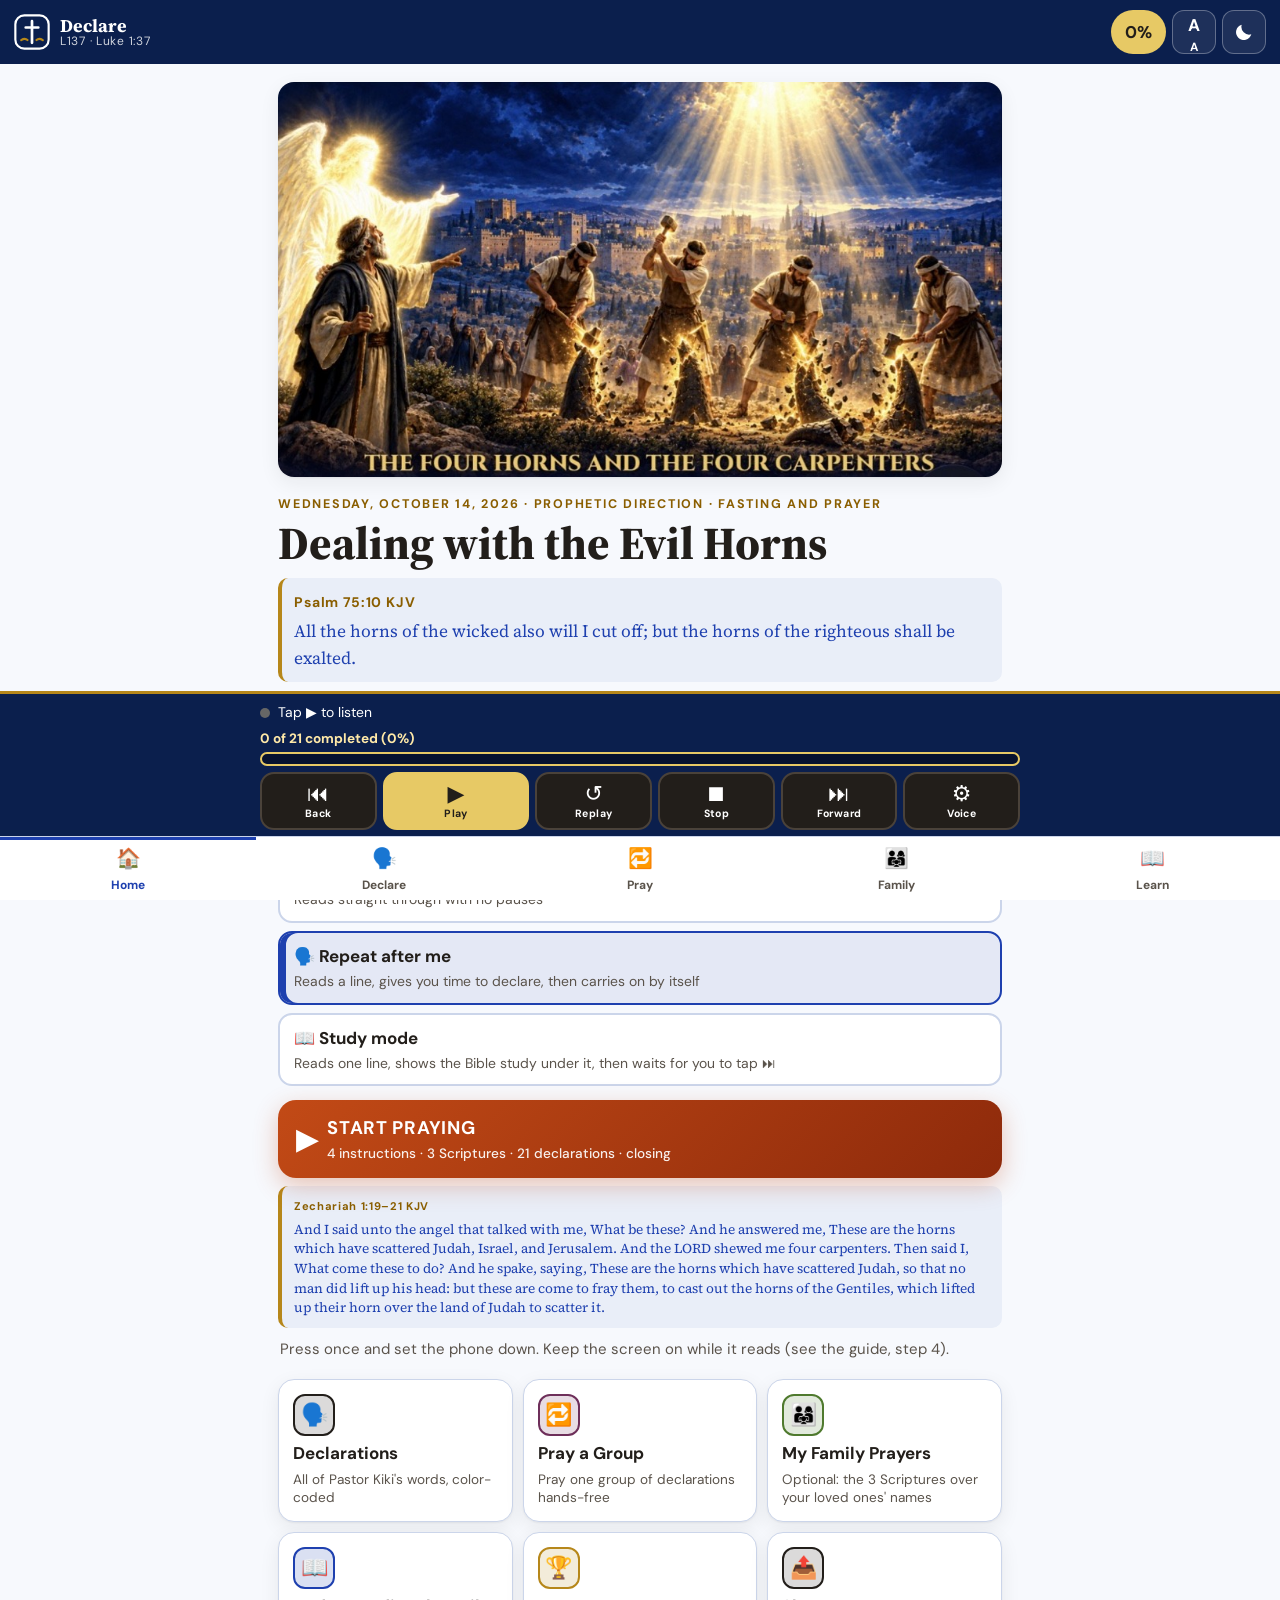
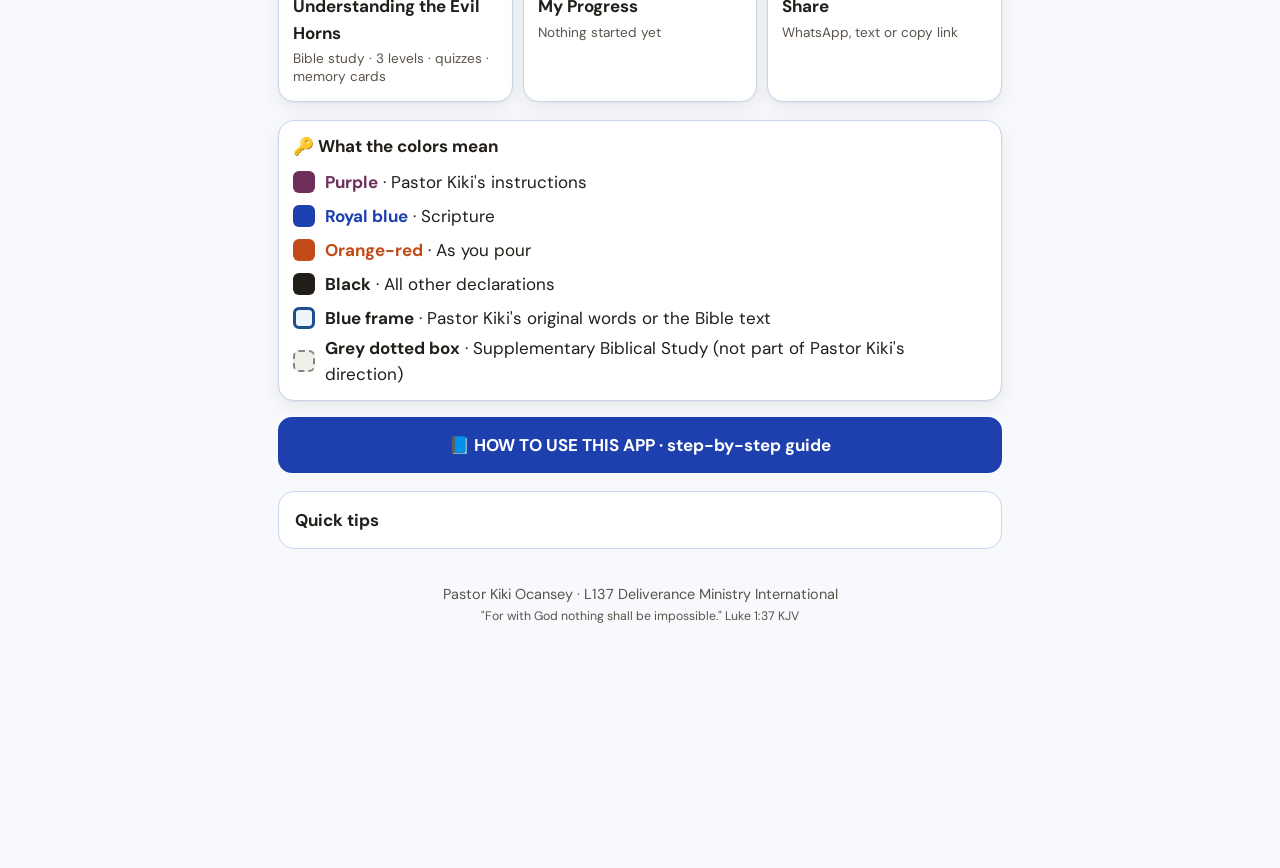
<file: index.html>
<!doctype html>
<html lang="en" data-mode="day">
<head>
<meta charset="utf-8">
<meta name="viewport" content="width=device-width, initial-scale=1, viewport-fit=cover">
<title>Dealing with the Evil Horns · Declare · L137</title>
<meta name="description" content="Pastor Kiki Ocansey's October 14, 2026 prophetic direction, Dealing with the Evil Horns, with hands-free voice, repeat-after-me declarations, Bible study at three levels and progress tracking.">
<meta property="og:title" content="Dealing with the Evil Horns · L137 Deliverance Ministry">
<meta property="og:description" content="Pray Pastor Kiki Ocansey's 21 declarations hands-free. Psalm 75:10 KJV.">
<meta property="og:image" content="cover.jpg">
<meta name="theme-color" content="#0B1F4D">
<link rel="icon" href="data:image/svg+xml,%3Csvg xmlns='http://www.w3.org/2000/svg' viewBox='0 0 32 32'%3E%3Crect width='32' height='32' rx='7' fill='%230B1F4D'/%3E%3Cpath d='M16 5v22M9 12h14' stroke='%23E7C965' stroke-width='3.2' stroke-linecap='round'/%3E%3C/svg%3E">
<link rel="preconnect" href="https://fonts.googleapis.com">
<link rel="preconnect" href="https://fonts.gstatic.com" crossorigin>
<link href="https://fonts.googleapis.com/css2?family=Source+Serif+4:opsz,wght@8..60,500;8..60,700;8..60,800&family=DM+Sans:opsz,wght@9..40,400;9..40,500;9..40,700&display=swap" rel="stylesheet">
<link rel="stylesheet" href="style.css?v=5">
</head>
<body>
<a class="skip" href="#main">Skip to content</a>

<header class="topbar">
  <button class="brand" data-go="home" aria-label="Home">
    <svg class="logo" viewBox="0 0 40 40" fill="none" aria-hidden="true">
      <rect x="1.5" y="1.5" width="37" height="37" rx="10" stroke="currentColor" stroke-width="2.4"/>
      <path d="M20 8v24M13 15h14" stroke="currentColor" stroke-width="3" stroke-linecap="round"/>
      <path d="M8 29c3-2 5-2 7 0M25 29c2-2 4-2 7 0" stroke="var(--gold)" stroke-width="2.4" stroke-linecap="round"/>
    </svg>
    <span class="brand-text"><b>Declare</b><small>L137 · Luke 1:37</small></span>
  </button>
  <div class="top-actions">
    <button class="chip prog-chip" data-go="progress" aria-label="My progress"><span id="progChip">0%</span></button>
    <button class="icon-btn" id="sizeBtn" aria-label="Text size">A<span class="sm">A</span></button>
    <button class="icon-btn" id="modeBtn" aria-label="Switch day or night mode">
      <svg viewBox="0 0 24 24" class="i-sun" aria-hidden="true"><circle cx="12" cy="12" r="4.5" fill="currentColor"/><g stroke="currentColor" stroke-width="2" stroke-linecap="round"><path d="M12 2v2.5M12 19.5V22M2 12h2.5M19.5 12H22M4.9 4.9l1.8 1.8M17.3 17.3l1.8 1.8M4.9 19.1l1.8-1.8M17.3 6.7l1.8-1.8"/></g></svg>
      <svg viewBox="0 0 24 24" class="i-moon" aria-hidden="true"><path d="M20 14.5A8.5 8.5 0 0 1 9.5 4a8.5 8.5 0 1 0 10.5 10.5z" fill="currentColor"/></svg>
    </button>
  </div>
</header>

<main id="main">

<!-- HOME -->
<section class="view" id="v-home" data-view="home">
  <div class="wrap">
    <figure class="cover"><img src="cover.jpg?v=5" alt="The four horns and the four carpenters: Zechariah and an angel watch four carpenters break the horns before Jerusalem" width="924" height="504"></figure>
    <p class="eyebrow">Wednesday, October 14, 2026 · Prophetic Direction · Fasting and Prayer</p>
    <h1 class="title">Dealing with the Evil Horns</h1>
    <div class="scrip home-scrip"><b>Psalm 75:10 KJV</b><p>All the horns of the wicked also will I cut off; but the horns of the righteous shall be exalted.</p></div>
    <p class="lede">Listen to Pastor Kiki's direction, read the three Scriptures, and declare all 21 declarations aloud.</p>
    <p class="attrib">Pastor Kiki Ocansey · L137 Deliverance Ministry International</p>

<div class="modes" role="radiogroup" aria-label="How do you want to pray?">
      <p class="lbl">How do you want to pray?</p>
      <button class="mode-btn" data-pmode="listen"><b>🎧 Listen only</b><small>Reads straight through with no pauses</small></button>
      <button class="mode-btn" data-pmode="repeat"><b>🗣️ Repeat after me</b><small>Reads a line, gives you time to declare, then carries on by itself</small></button>
      <button class="mode-btn" data-pmode="study"><b>📖 Study mode</b><small>Reads one line, shows the Bible study under it, then waits for you to tap ⏭</small></button>
    </div>

    <button class="btn btn-resume wide" id="resumeHome" hidden>▶ Resume where I left off<small id="resumeHomeLbl"></small></button>

    <button class="btn btn-hero" id="startAll">
      <span class="btn-ico" aria-hidden="true">▶</span>
      <span><b>START PRAYING</b><small>4 instructions · 3 Scriptures · 21 declarations · closing</small></span>
    </button>
    <div class="scrip cov-cap"><b>Zechariah 1:19–21 KJV</b><p>And I said unto the angel that talked with me, What be these? And he answered me, These are the horns which have scattered Judah, Israel, and Jerusalem. And the LORD shewed me four carpenters. Then said I, What come these to do? And he spake, saying, These are the horns which have scattered Judah, so that no man did lift up his head: but these are come to fray them, to cast out the horns of the Gentiles, which lifted up their horn over the land of Judah to scatter it.</p></div>
    <p class="hint">Press once and set the phone down. Keep the screen on while it reads (see the guide, step 4).</p>

    <div class="home-grid">
      <button class="tile" data-go="studio"><span class="t-ico" style="--c:#221E1A">🗣️</span><b>Declarations</b><small>All of Pastor Kiki's words, color-coded</small></button>
      <button class="tile" data-go="generator"><span class="t-ico" style="--c:#6E2F5A">🔁</span><b>Pray a Group</b><small>Pray one group of declarations hands-free</small></button>
      <button class="tile" data-go="blessings"><span class="t-ico" style="--c:#4F7A2E">👨‍👩‍👧</span><b>My Family Prayers</b><small>Optional: the 3 Scriptures over your loved ones' names</small></button>
      <button class="tile" data-go="learn"><span class="t-ico" style="--c:#1E40AF">📖</span><b>Understanding the Evil Horns</b><small>Bible study · 3 levels · quizzes · memory cards</small></button>
      <button class="tile" data-go="progress"><span class="t-ico" style="--c:#B6871A">🏆</span><b>My Progress</b><small id="homeProg">Nothing started yet</small></button>
      <button class="tile" id="shareApp"><span class="t-ico" style="--c:#221E1A">📤</span><b>Share</b><small>WhatsApp, text or copy link</small></button>
    </div>

    <div class="ckey home-key" aria-label="Color key">
      <p class="ckey-t">🔑 What the colors mean</p>
      <div class="ckey-row"><i style="background:#6E2F5A"></i><span><b class="c-ins">Purple</b> · Pastor Kiki's instructions</span></div>
      <div class="ckey-row"><i style="background:#1E40AF"></i><span><b class="c-scr">Royal blue</b> · Scripture</span></div>
      <div class="ckey-row"><i style="background:#C24A16"></i><span><b class="c-pour">Orange-red</b> · As you pour</span></div>
      <div class="ckey-row"><i style="background:#221E1A" class="k-blk"></i><span><b class="c-dec">Black<span class="night-only"> (white at night)</span></b> · All other declarations</span></div>
      <div class="ckey-row"><i class="k-orig"></i><span><b>Blue frame</b> · Pastor Kiki's original words or the Bible text</span></div>
      <div class="ckey-row"><i class="k-supp"></i><span><b>Grey dotted box</b> · Supplementary Biblical Study (not part of Pastor Kiki's direction)</span></div>
    </div>

    <a class="btn btn-primary wide guide-btn" href="guide.html">📘 HOW TO USE THIS APP · step-by-step guide</a>

    <details class="how">
      <summary>Quick tips</summary>
      <ol>
        <li>🔊 <b>LISTEN</b>: tap ▶ on any card, or START HANDS-FREE to go through everything.</li>
        <li>🗣️ <b>SAY</b>: when you hear "Your turn", declare the words aloud.</li>
        <li>⏮ ⏸ ⏹ ⏭: the player at the bottom goes back, pauses, stops and skips forward.</li>
                <li>🏆 Your progress is kept on this phone.</li>
      </ol>
    </details>
  </div>
</section>

<!-- STUDIO -->
<section class="view" id="v-studio" data-view="studio" hidden>
  <div class="wrap">
    <p class="eyebrow">Declarations</p>
    <h2 class="h2">Pastor Kiki's words</h2>
    <div class="ckey" aria-label="Color key">
      <p class="ckey-t">🔑 What the colors mean</p>
      <div class="ckey-row"><i style="background:#6E2F5A"></i><span><b class="c-ins">Purple</b> · Pastor Kiki's instructions</span></div>
      <div class="ckey-row"><i style="background:#1E40AF"></i><span><b class="c-scr">Royal blue</b> · Scripture</span></div>
      <div class="ckey-row"><i style="background:#C24A16"></i><span><b class="c-pour">Orange-red</b> · As you pour</span></div>
      <div class="ckey-row"><i style="background:#221E1A" class="k-blk"></i><span><b class="c-dec">Black<span class="night-only"> (white at night)</span></b> · All other declarations</span></div>
      <div class="ckey-row"><i class="k-orig"></i><span><b>Blue frame</b> · Pastor Kiki's original words or the Bible text</span></div>
      <div class="ckey-row"><i class="k-supp"></i><span><b>Grey dotted box</b> · Supplementary Biblical Study (not part of Pastor Kiki's direction)</span></div>
    </div>
    <div class="panel">
      <p class="lbl">Show</p>
      <div class="seg wrapseg" id="filterSeg" role="radiogroup" aria-label="Filter">
        <button data-f="all" aria-pressed="true">All</button>
        <button data-f="instruction">Instructions</button>
        <button data-f="scripture">Scriptures</button>
        <button data-f="declaration">Declarations</button>
        <button data-f="action">As you pour</button>
      </div>
      <button class="btn btn-primary wide" id="playStudio" style="margin-top:12px">▶ Play what's shown</button>
      <label class="lbl" for="startFrom">Or start from any line</label>
      <select id="startFrom" class="input"></select>
    </div>

    <div class="orig-wrap">
      <div class="orig-head">
        <p class="orig-eyebrow">Pastor Kiki's original prophetic direction</p>
        <p class="orig-sub">L137 Deliverance Ministry · Pastor Kiki Ocansey · Clubhouse · Wednesday, October 14, 2026 · Dealing with the Evil Horns · Fasting and Prayer</p>
        <p class="orig-sub">Shown exactly as given. 💡 Understand opens a separate Bible study.</p>
      </div>
      <div id="phraseList" class="phrase-list"></div>
    </div>
  </div>
</section>

<!-- GENERATOR -->
<section class="view" id="v-generator" data-view="generator" hidden>
  <div class="wrap">
    <p class="eyebrow">Pray a Group</p>
    <h2 class="h2">Pray one group of declarations</h2>
    <p class="muted">Choose a group of Pastor Kiki's declarations and pray them hands-free. Every line comes from her direction or the King James Bible.</p>

    <div class="panel" id="genSetup">
      <p class="lbl">What do you want to pray?</p>
      <div class="focus-list" id="focusList"></div>

      <p class="lbl">Order</p>
      <div class="seg" id="orderSeg">
        <button data-o="orig" aria-pressed="true">Pastor Kiki's order</button>
        <button data-o="shuffle">Mix it up</button>
      </div>

      <label class="switch-row"><input type="checkbox" id="genNames"> <span>Add the 3 Scriptures over our names at the end (optional, not part of the direction)</span></label>
      <label class="switch-row"><input type="checkbox" id="genThanks" checked> <span>Close with Pastor Kiki's closing direction and blessing</span></label>

      <button class="btn btn-hero" id="genStart"><span class="btn-ico" aria-hidden="true">🔁</span><span><b>START PRAYING HANDS-FREE</b><small id="genCount">—</small></span></button>
    </div>

    <div id="genStage" class="gen-stage" hidden>
      <div class="gen-top">
        <span id="genPalName" class="pal-name">🔥 Praying</span>
        <span id="genPos" class="gen-pos">1 of 1</span>
      </div>
      <div class="gen-bar"><i id="genBar"></i></div>
      <div class="gen-card" id="genCard" aria-live="polite">
        <p class="gen-kind" id="genKind"></p>
        <p class="gen-text" id="genText"></p>
        <p class="gen-ref" id="genRef"></p>
      </div>
      <div class="row gap center">
        <button class="btn btn-sm" id="genPrev">⏮ Back</button>
                        <button class="btn btn-sm" id="genNew">↺ New session</button>
      </div>
    </div>
  </div>
</section>

<!-- BLESSINGS -->
<section class="view" id="v-blessings" data-view="blessings" hidden>
  <div class="wrap">
    <p class="eyebrow">Optional · Personalized</p>
    <h2 class="h2">My Family Prayers</h2>
    <p class="supp-banner">🙏🏽 <b>Personalized prayers — not Pastor Kiki's original declarations.</b> Her declarations are never changed. Here you can read the three Scriptures from her direction, or say them over the names of your loved ones.</p>
    <p class="lbl">Choose how to read</p>
    <div class="dmode" role="radiogroup" aria-label="How to read">
      <button class="mode-btn" data-dm="orig"><b>📜 Read the original Scripture</b><small>Psalm 75:10, Psalm 3:3 and Revelation 12:11, exactly as written in the King James Bible</small></button>
      <button class="mode-btn" data-dm="pers"><b>🙏🏽 Personalized prayer</b><small>Each verse spoken over the names you add. Not a direct Bible quotation.</small></button>
    </div>
    <div class="panel" id="namesPanel">
      <p class="lbl">Your name, spouse, children, parents and loved ones</p>
      <div id="nameChips" class="name-chips"></div>
      <form id="nameForm" class="row gap">
        <input id="nameInput" class="input grow" placeholder="Add a name" maxlength="40" autocomplete="off">
        <button class="btn btn-sm" type="submit">Add</button>
      </form>
      <p class="privacy">🔒 <b>Your names stay on this phone.</b> They are never sent to anyone. Sharing the app does not share your names.</p>
      <div class="row gap">
        <button class="btn btn-sm" id="shareNoNames">📤 Share the app (no names)</button>
        <button class="btn btn-sm" id="familyLink">🔗 Copy my family link (with names)</button>
      </div>
    </div>
    <details class="why supp">
      <summary>💡 Why pray Scripture over names?</summary>
      <div class="why-body">
        <p class="supp-lbl">Supplementary Biblical Study — Not Part of Pastor Kiki's Original Direction</p>
        <p>Bible teacher Derek Prince put names and "us" into the verses he proclaimed. He said:</p>
        <blockquote class="teach">"I think almost every night Ruth and I proclaim on her behalf, 'Regula shall not die but live and declare the works of the Lord.'"<cite><a href="https://www.derekprince.com/sermons/108" target="_blank" rel="noopener">Derek Prince, Fierce Times Are Coming</a></cite></blockquote>
        <div class="scrip"><b>Psalm 118:17 KJV</b><p>I shall not die, but live, and declare the works of the LORD.</p></div>
        <p>Each card shows the King James verse first, in a blue frame. The personalized prayer is shown separately in a grey dotted box.</p>
      </div>
    </details>
    <div class="row gap">
      <button class="btn btn-primary" id="playBless">▶ Play all 3</button>
    </div>
    <div class="mini-prog"><span>Scriptures declared</span><b id="blessCount">0 of 3</b><div class="bar"><i id="blessBar"></i></div></div>
    <div id="blessList" class="bless-list"></div>
    <ol id="fullCh" class="full-list" hidden></ol>
  </div>
</section>

<!-- LEARN -->
<section class="view" id="v-learn" data-view="learn" hidden>
  <div class="wrap">
    <p class="eyebrow">Learn</p>
    <h2 class="h2">Understanding the Evil Horns</h2>
    <p class="supp-banner">📘 <b>Supplementary Biblical Study — Not Part of Pastor Kiki's Original Direction.</b> This is extra teaching from the King James Bible and published Bible teachers, to help you understand. Pastor Kiki's original words are on the 🗣️ Declare page.</p>
    <p class="muted">Pick your level.</p>
    <div class="seg levels" id="levelSeg" role="tablist">
      <button data-l="b" role="tab" aria-selected="true">🌱 Beginner</button>
      <button data-l="i" role="tab">🌿 Intermediate</button>
      <button data-l="a" role="tab">🌳 Advanced</button>
    </div>
    <div class="row gap" style="margin:10px 0"><button class="btn btn-primary" id="lvListen">▶ LISTEN · this level</button><button class="btn" id="lvAll">▶ PLAY ALL LEVELS</button></div>
    <div id="levelBody"></div>

    <h3 class="h3 mt">Scripture memory cards</h3>
    <p class="muted small">Try to say the verse first, then tap the card to reveal it.</p>
    <div id="flashBox" class="flash-box"></div>

    <h3 class="h3 mt">Final quiz</h3>
    <div id="quizBox"></div>
  </div>
</section>

<!-- PROGRESS -->
<section class="view" id="v-progress" data-view="progress" hidden>
  <div class="wrap">
    <p class="eyebrow">My Progress</p>
    <h2 class="h2">How far you've come</h2>
    <div class="ring-wrap">
      <svg viewBox="0 0 120 120" class="ring" aria-hidden="true"><circle cx="60" cy="60" r="52" class="ring-bg"/><circle cx="60" cy="60" r="52" class="ring-fg" id="ringFg"/></svg>
      <div class="ring-num"><b id="ringPct">0%</b><small>complete</small></div>
    </div>
    <div id="nowBox" class="now-box"></div>
    <div id="progList" class="prog-list"></div>
    <h3 class="h3 mt">Prayer groups completed</h3>
    <div id="groupsDone" class="todo-list"></div>
    <h3 class="h3 mt">Declarations still to pray</h3>
    <p class="muted small">Tap a number to go to that declaration. Tap ✔ I declared it on any card to mark it yourself.</p>
    <div id="todoList" class="todo-list"></div>
    <div class="row gap mt">
      <button class="btn btn-sm" id="resetProg">Start again</button>
    </div>
    <p class="muted small mt">Progress only helps you keep your place. It is not a measure of spiritual power, holiness or deliverance.</p>
  </div>
</section>

</main>

<!-- PLAYER -->
<div class="player" id="player" aria-label="Voice player">
  <div class="p-info">
    <span class="p-dot" id="pDot"></span>
    <span class="p-label" id="pLabel" role="status" aria-live="polite">Tap ▶ to listen</span>
    <span class="p-turn" id="pTurn" hidden></span>
  </div>
  <div class="p-dprog"><span id="pDLab">Declarations: 0 of 21 completed (0%)</span><div class="p-dbar" role="progressbar" aria-valuemin="0" aria-valuemax="21" aria-valuenow="0" id="pDBarW" aria-label="Declarations completed"><i id="pDBar"></i></div></div>
  <div class="p-ctrls">
    <button class="pc" id="pPrev" aria-label="Rewind to previous">⏮<small>Back</small></button>
    <button class="pc pc-main" id="pPlay" aria-label="Play">▶<small>Play</small></button>
    <button class="pc" id="pReplay" aria-label="Replay this line">↺<small>Replay</small></button>
    <button class="pc" id="pStop" aria-label="Stop">⏹<small>Stop</small></button>
    <button class="pc" id="pNext" aria-label="Forward to next">⏭<small>Forward</small></button>
    <button class="pc" id="pSet" aria-label="Voice settings" aria-expanded="false">⚙<small>Voice</small></button>
  </div>
  <div class="p-settings" id="pSettings" hidden>
    <p class="lbl">How do you want to pray?</p>
    <div class="seg wrapseg" id="modeSeg">
      <button data-m="listen">🎧 Listen only</button><button data-m="repeat">🗣️ Repeat after me</button><button data-m="study">📖 Study</button>
    </div>
    <p class="lbl">Your-turn time</p>
    <div class="seg wrapseg" id="turnSeg">
      <button data-t="auto" aria-pressed="true">Auto</button><button data-t="5">5 s</button><button data-t="10">10 s</button><button data-t="15">15 s</button><button data-t="20">20 s</button><button data-t="30">30 s</button>
    </div>
    <p class="lbl">Speed</p>
    <div class="seg wrapseg" id="rateSeg">
      <button data-r="0.75">0.75×</button><button data-r="0.9">0.9×</button><button data-r="1" aria-pressed="true">1×</button><button data-r="1.25">1.25×</button><button data-r="1.5">1.5×</button>
    </div>
    <p class="lbl">Voice</p>
    <select id="voiceSel" class="input"></select>
    <button class="btn btn-sm" id="testVoice">🔈 Test the voice</button>
    <p class="lock-note">🔒 <b>Screen off:</b> phone browsers stop this reading voice when the screen locks or you switch apps. The app asks the phone to keep the screen on while reading. If your screen still turns off, change Auto-Lock (iPhone) or Screen timeout (Android). See the guide, step 4.</p>
  </div>
</div>

<nav class="tabs" aria-label="Sections">
  <button data-go="home" class="tab"><span>🏠</span>Home</button>
  <button data-go="studio" class="tab"><span>🗣️</span>Declare</button>
  <button data-go="generator" class="tab"><span>🔁</span>Pray</button>
  <button data-go="blessings" class="tab"><span>👨‍👩‍👧</span>Family</button>
  <button data-go="learn" class="tab"><span>📖</span>Learn</button>
</nav>

<div id="toast" class="toast" role="status" aria-live="polite"></div>
<div id="resumeBar" class="resume" hidden><span>Paused while you were away.</span><button class="btn btn-sm btn-primary" id="resumeBtn">▶ RESUME</button></div>

<footer class="foot">
  <p>Pastor Kiki Ocansey · L137 Deliverance Ministry International</p>
  <p class="small">"For with God nothing shall be impossible." Luke 1:37 KJV</p>
</footer>

<script src="data.js"></script>
<script src="app.js"></script>
</body>
</html>
</file>
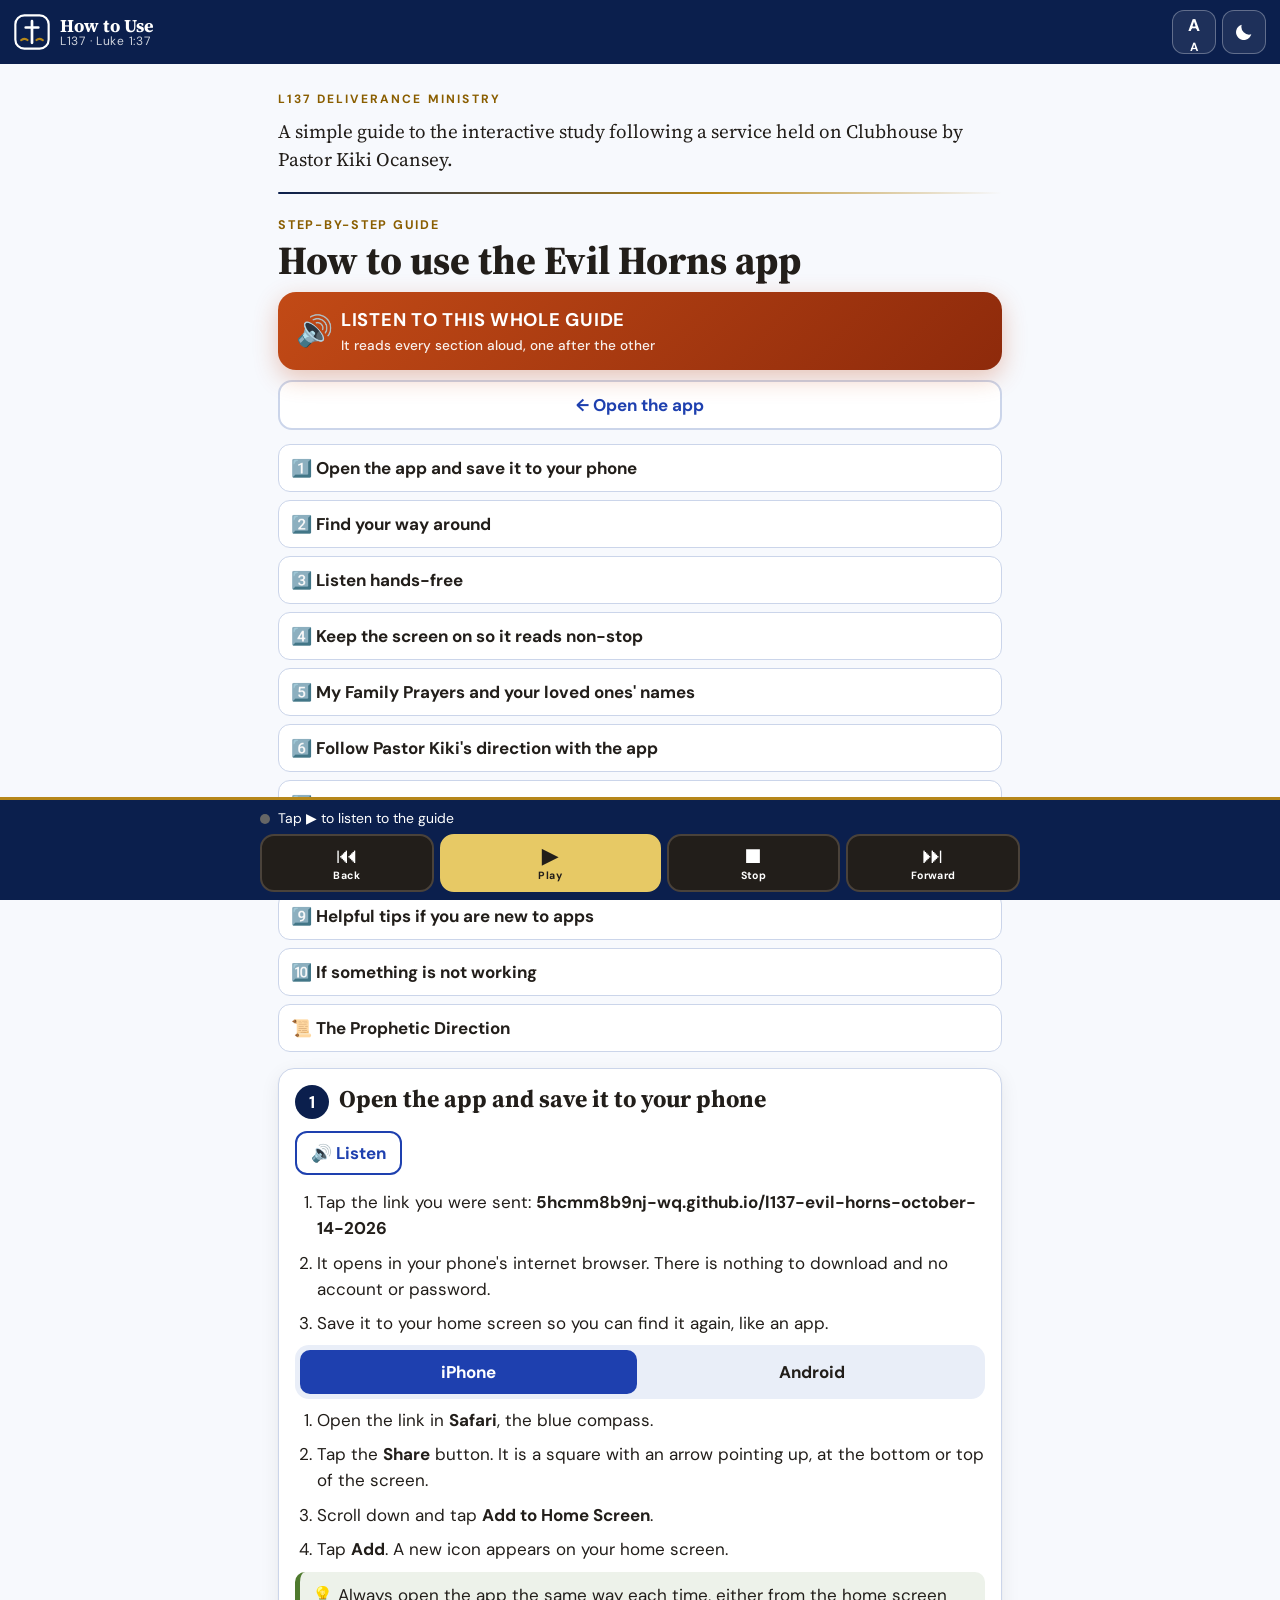
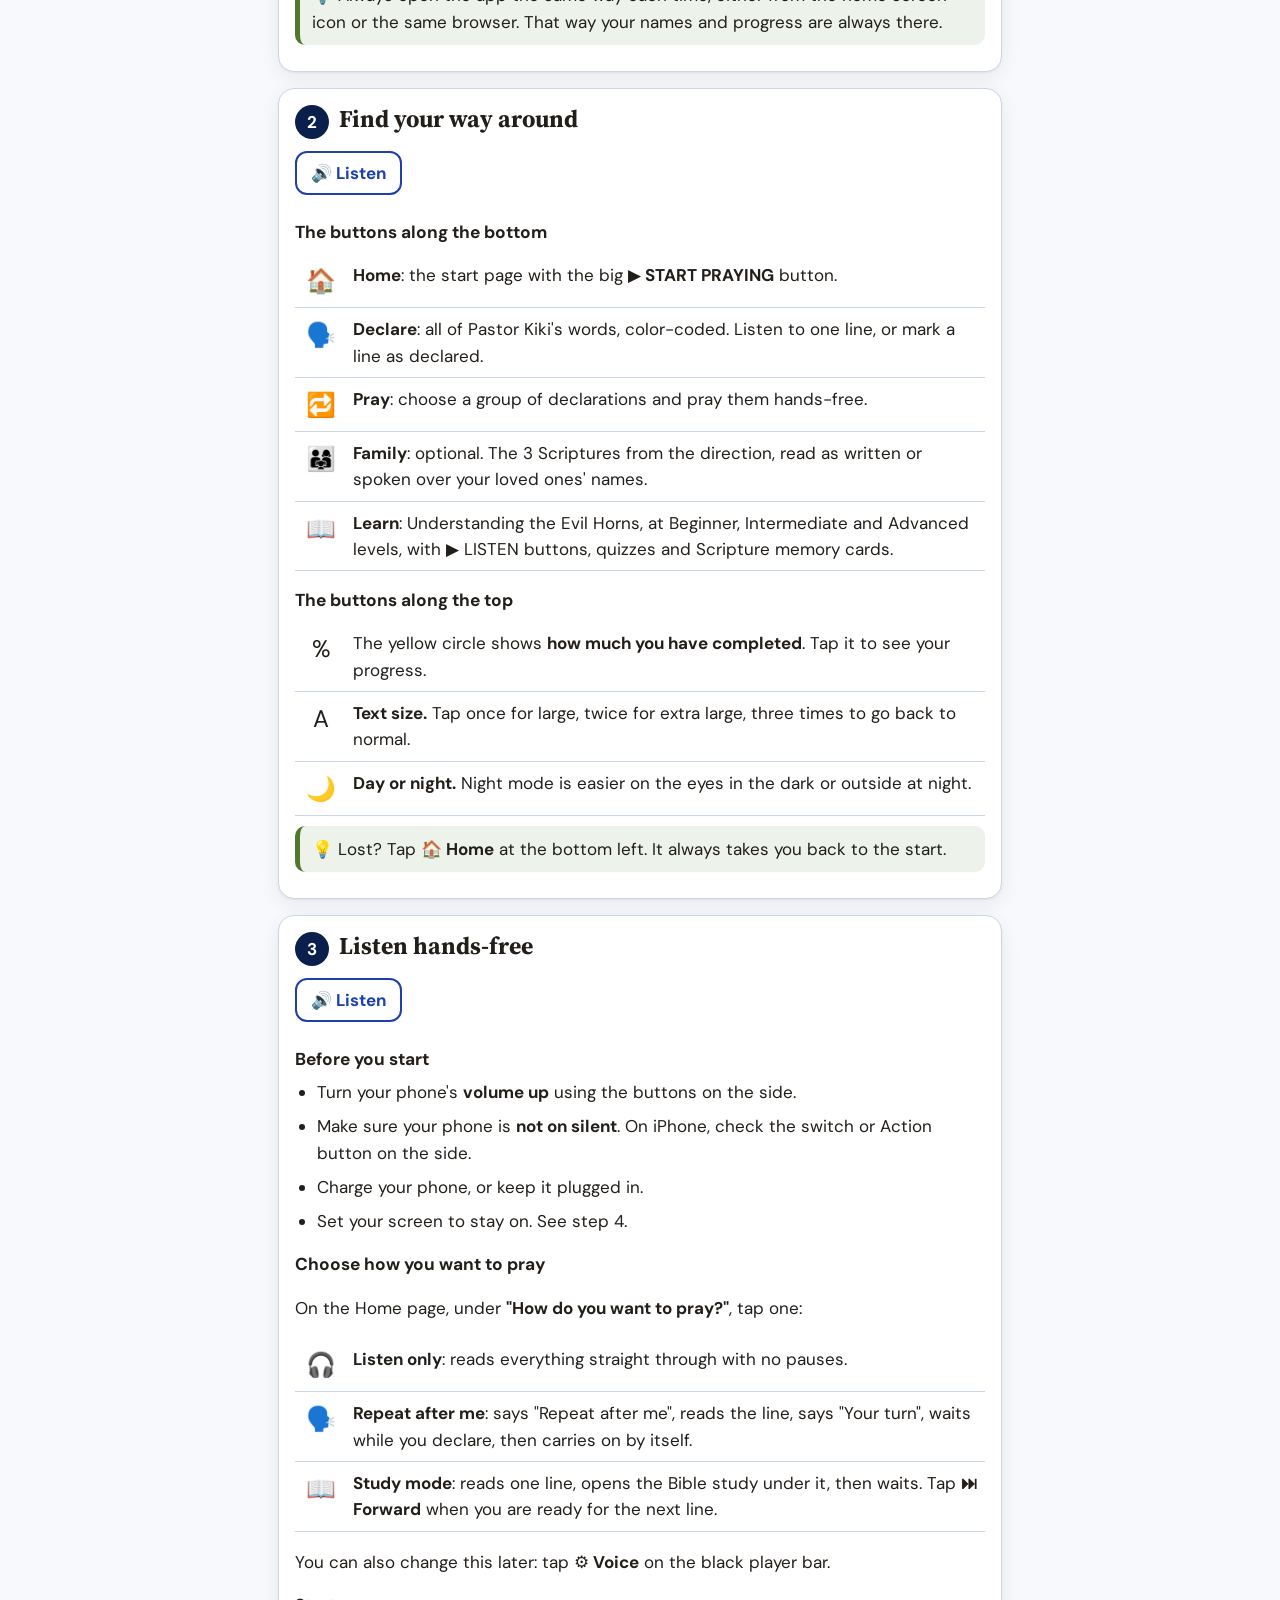
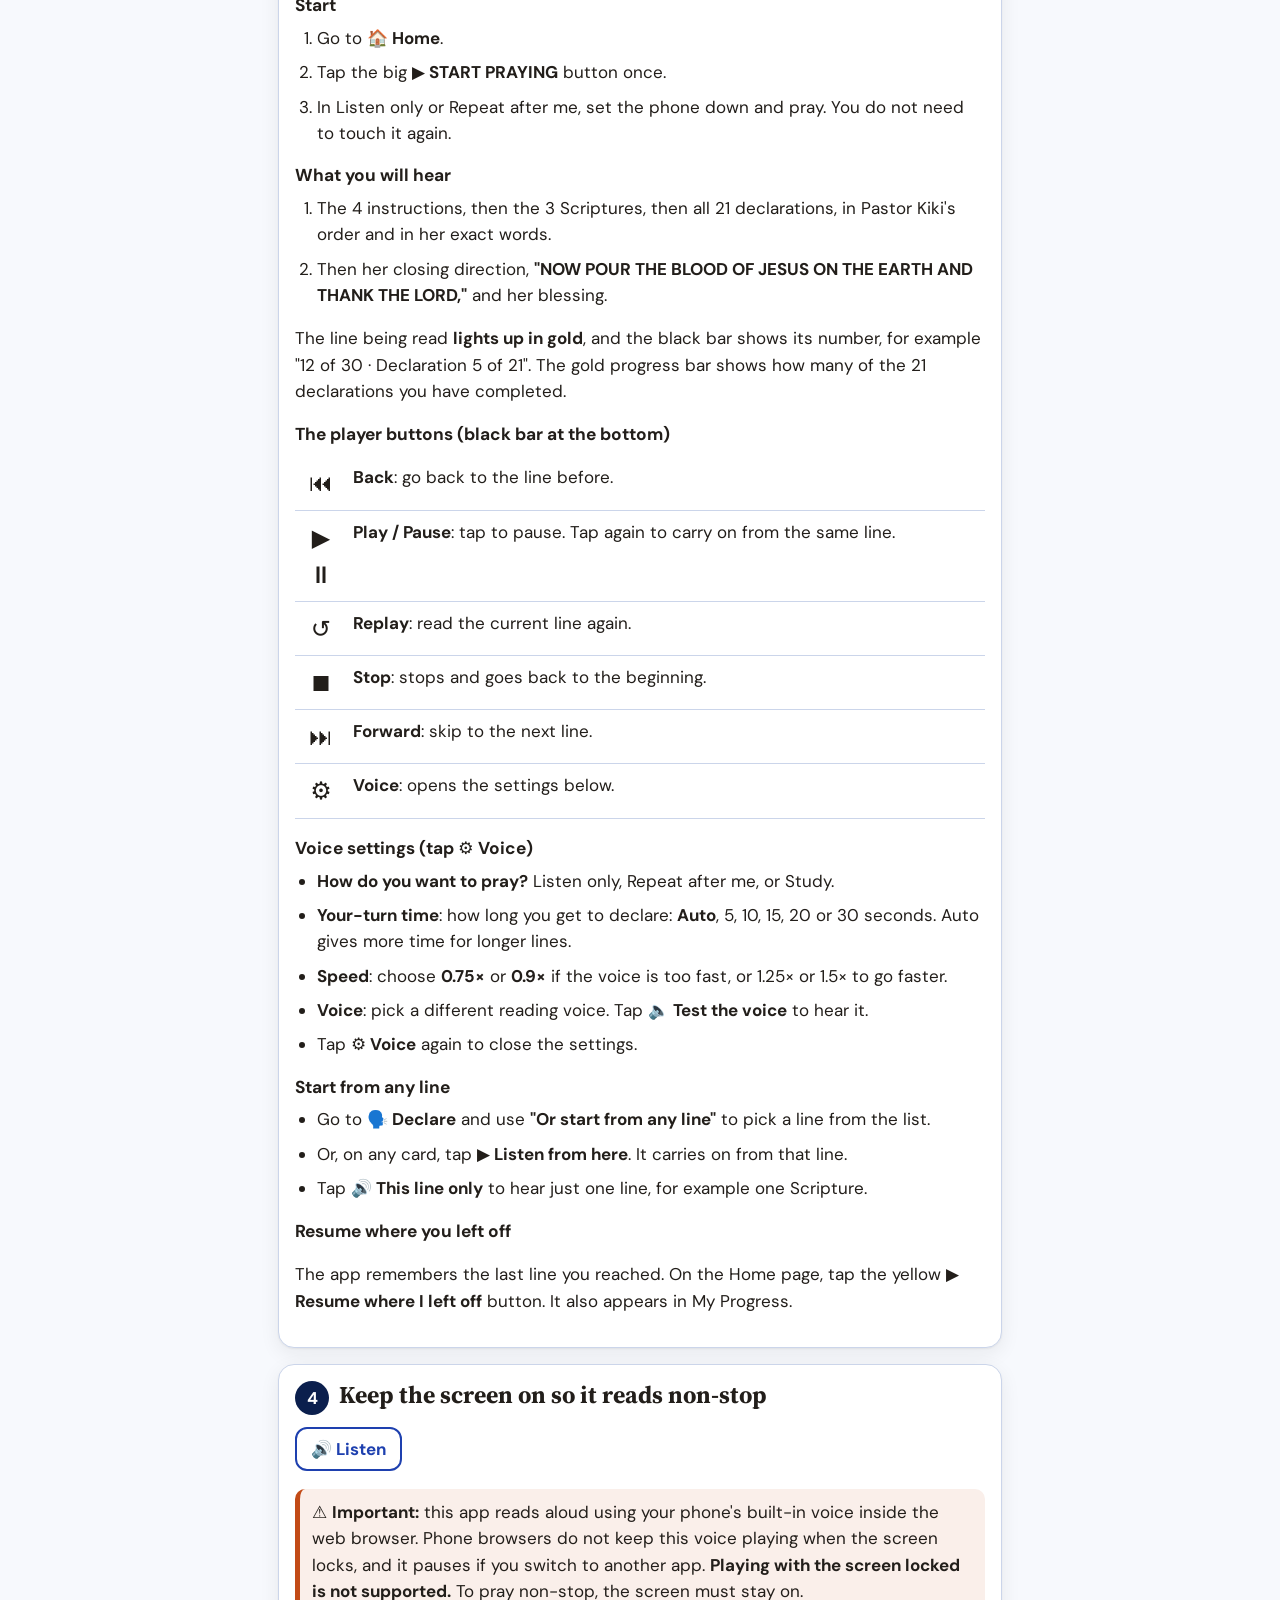
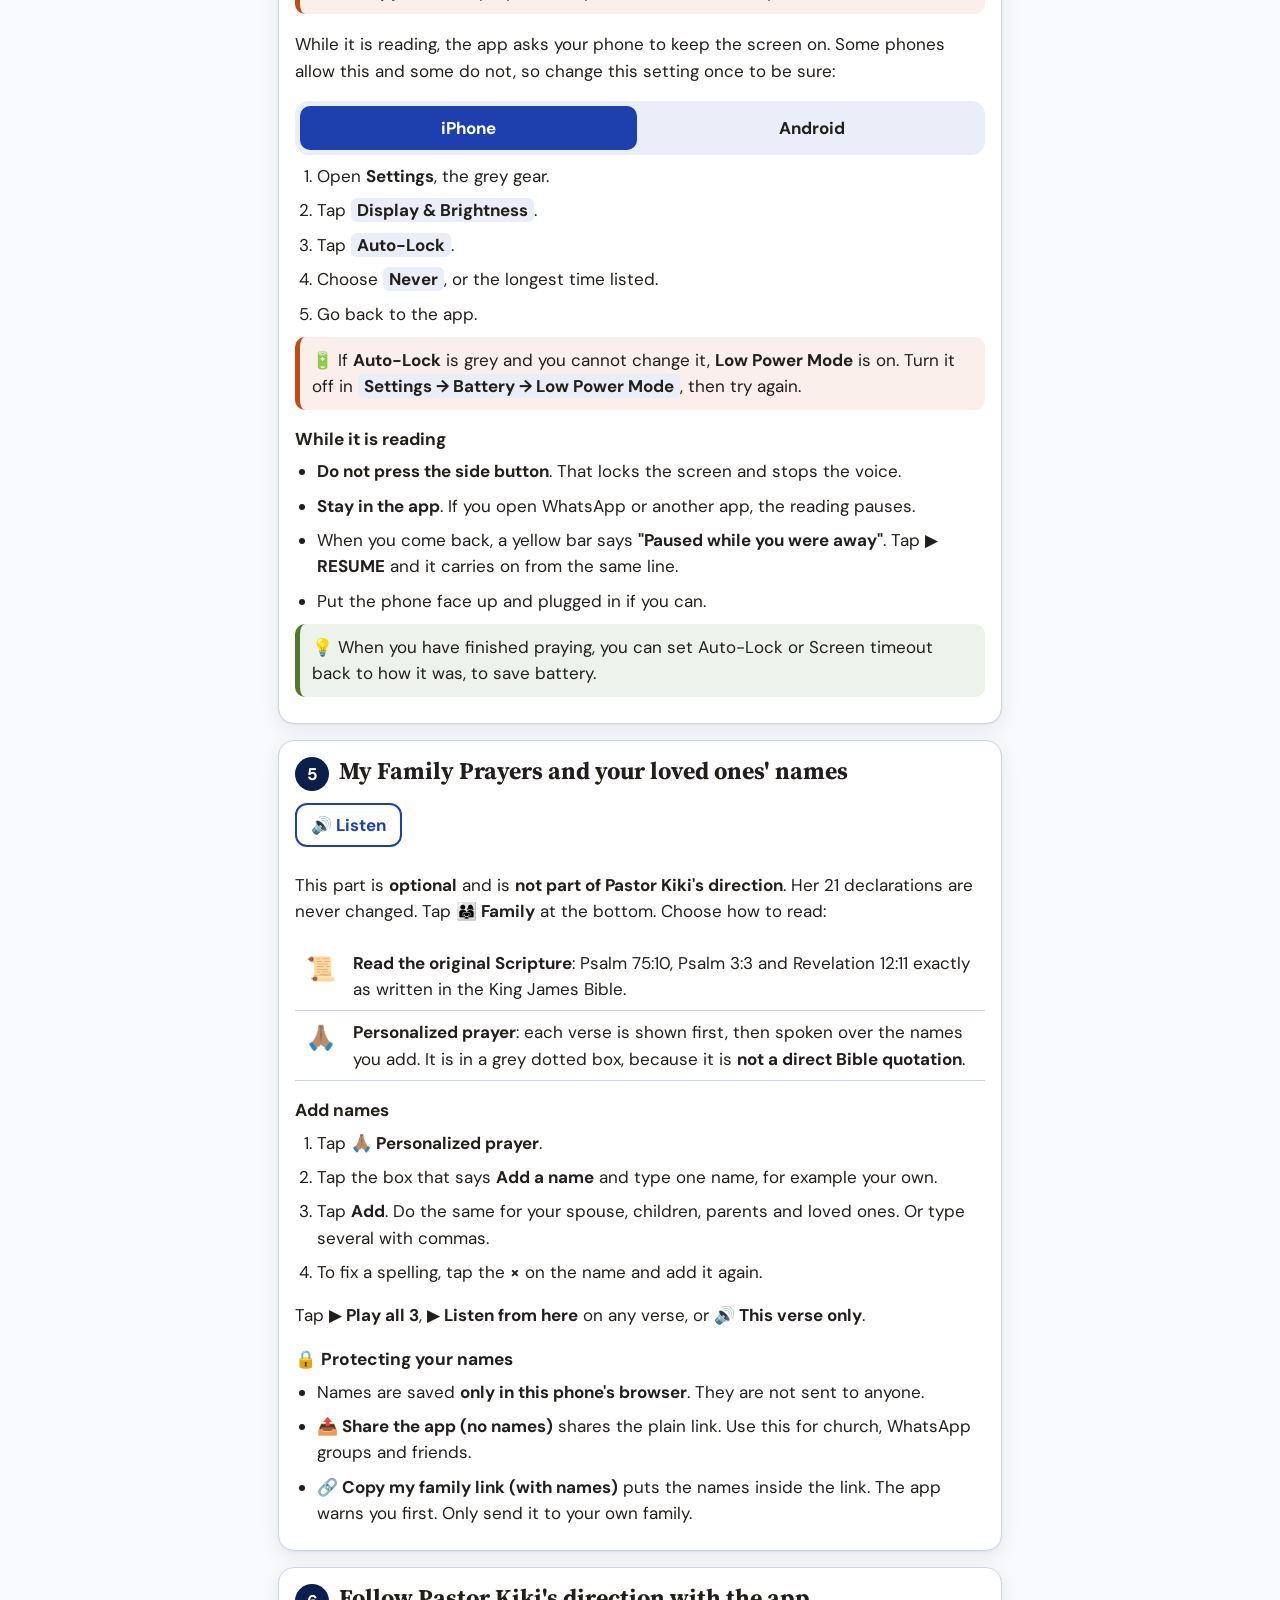
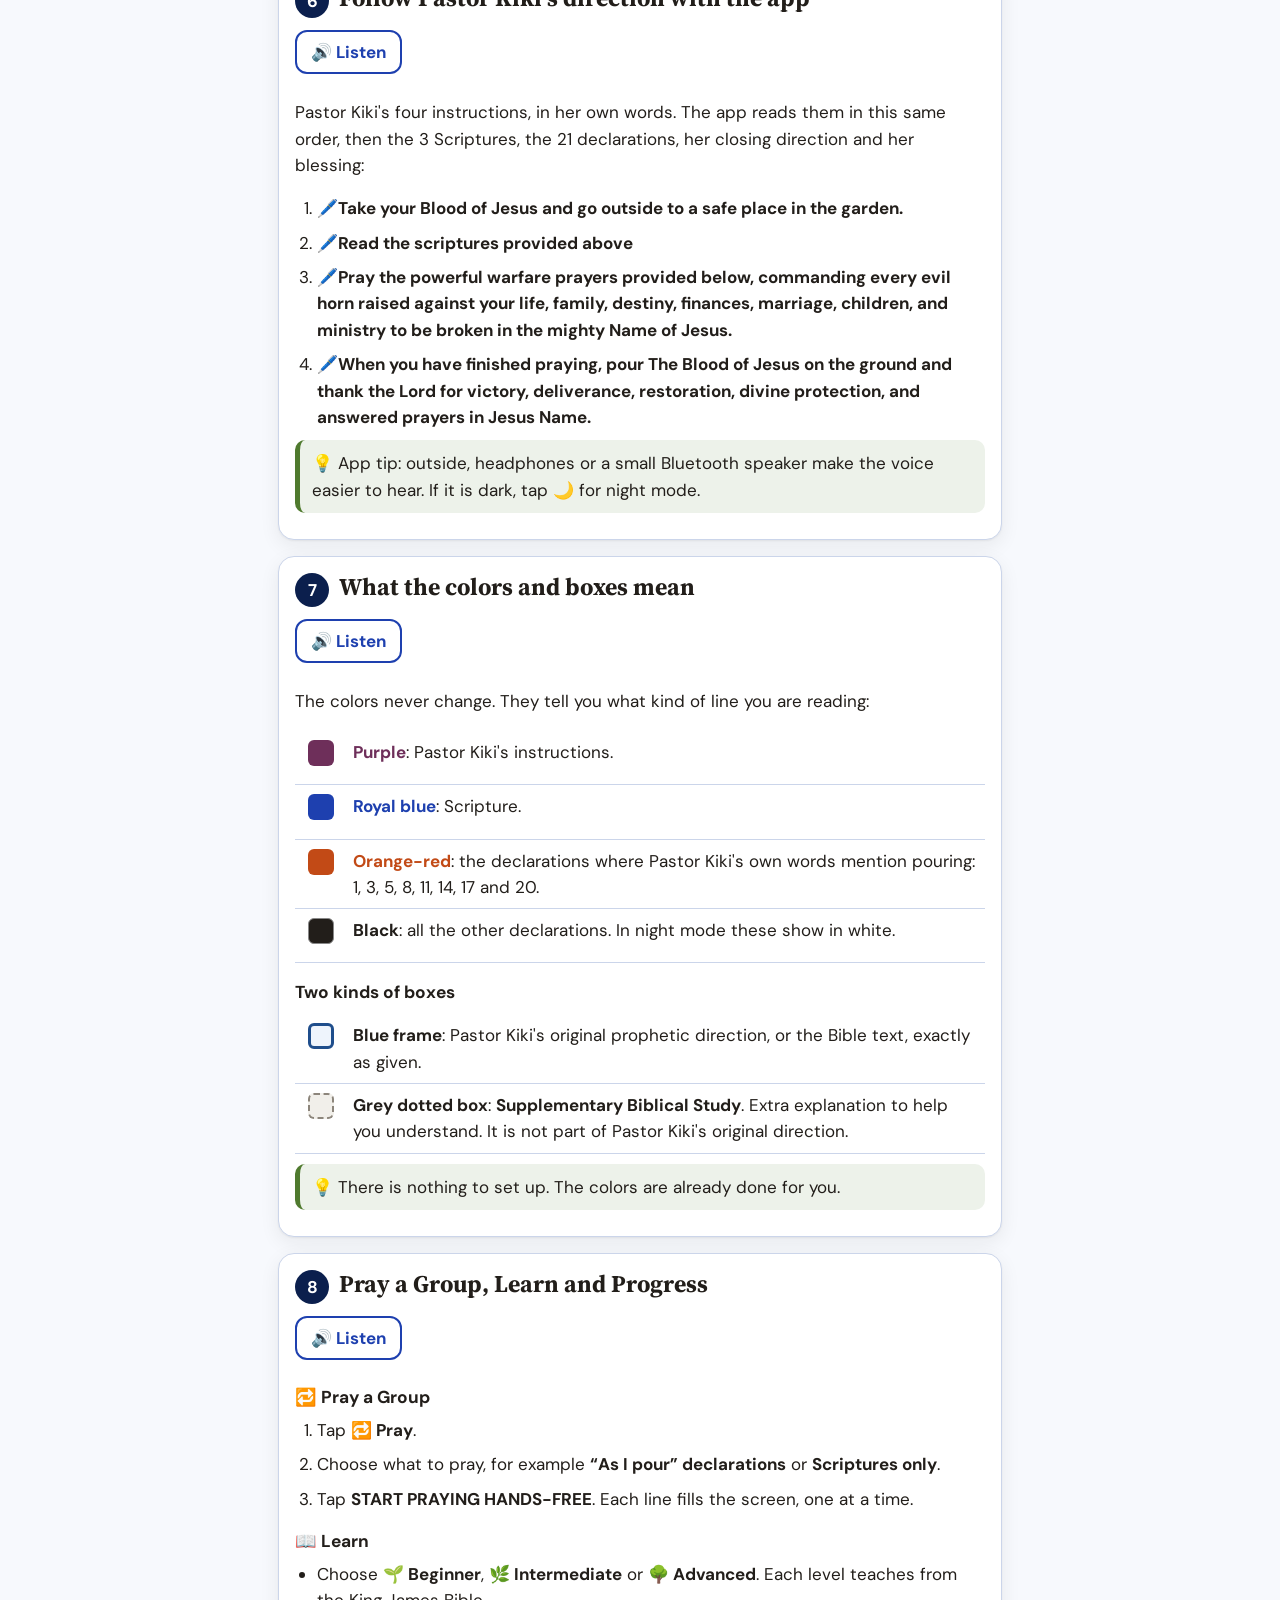
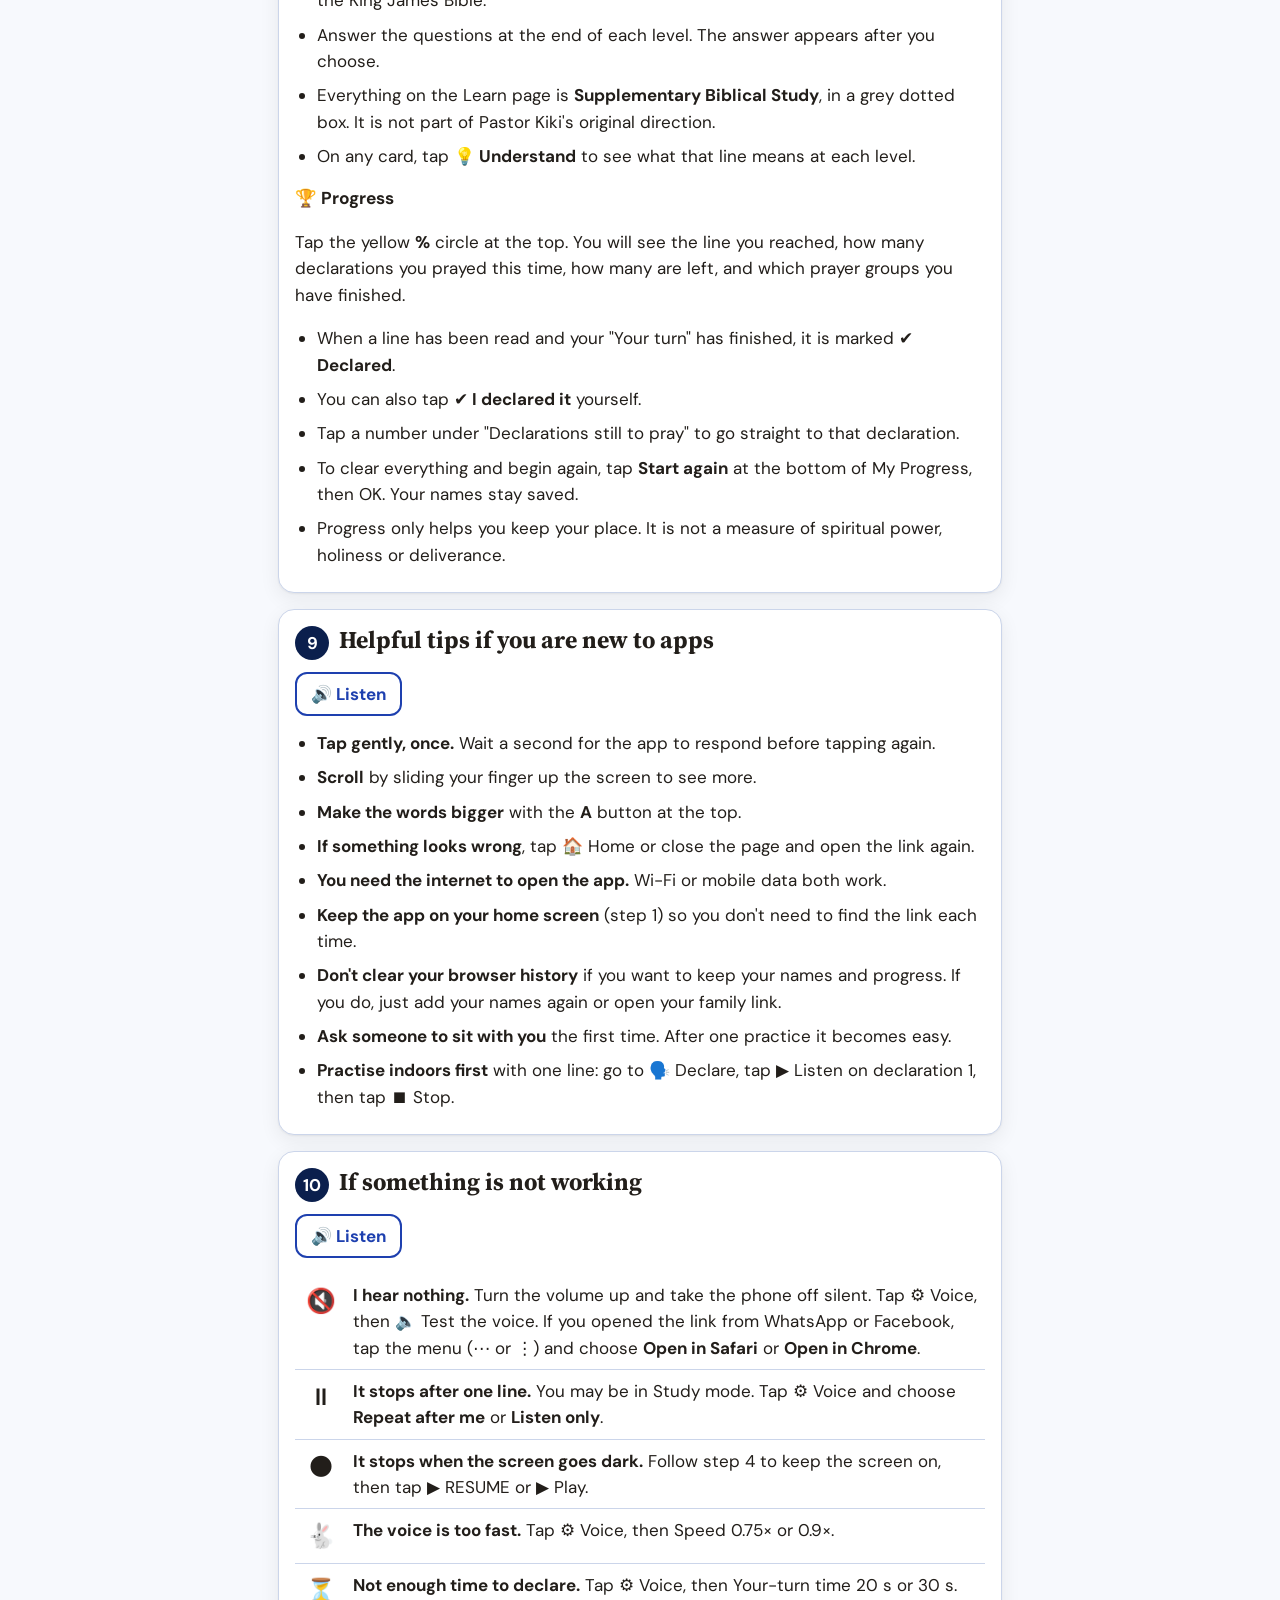
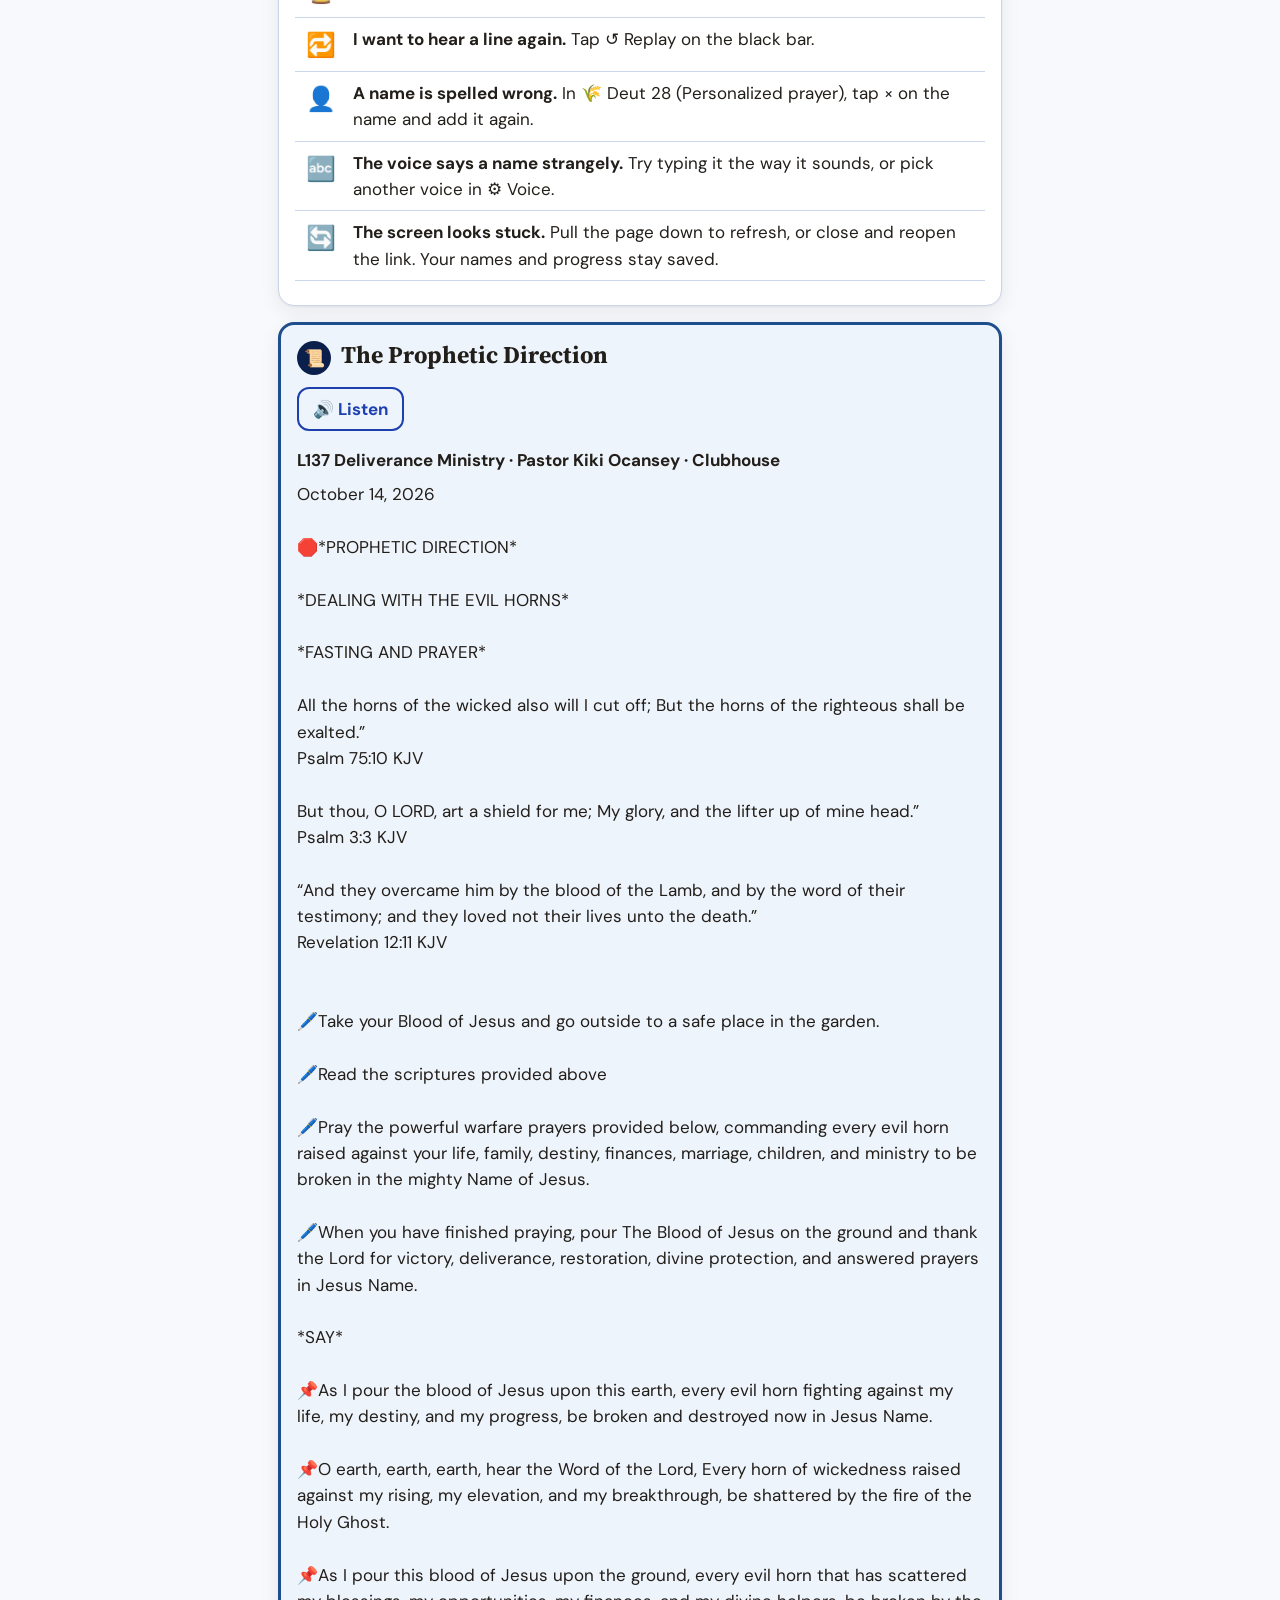
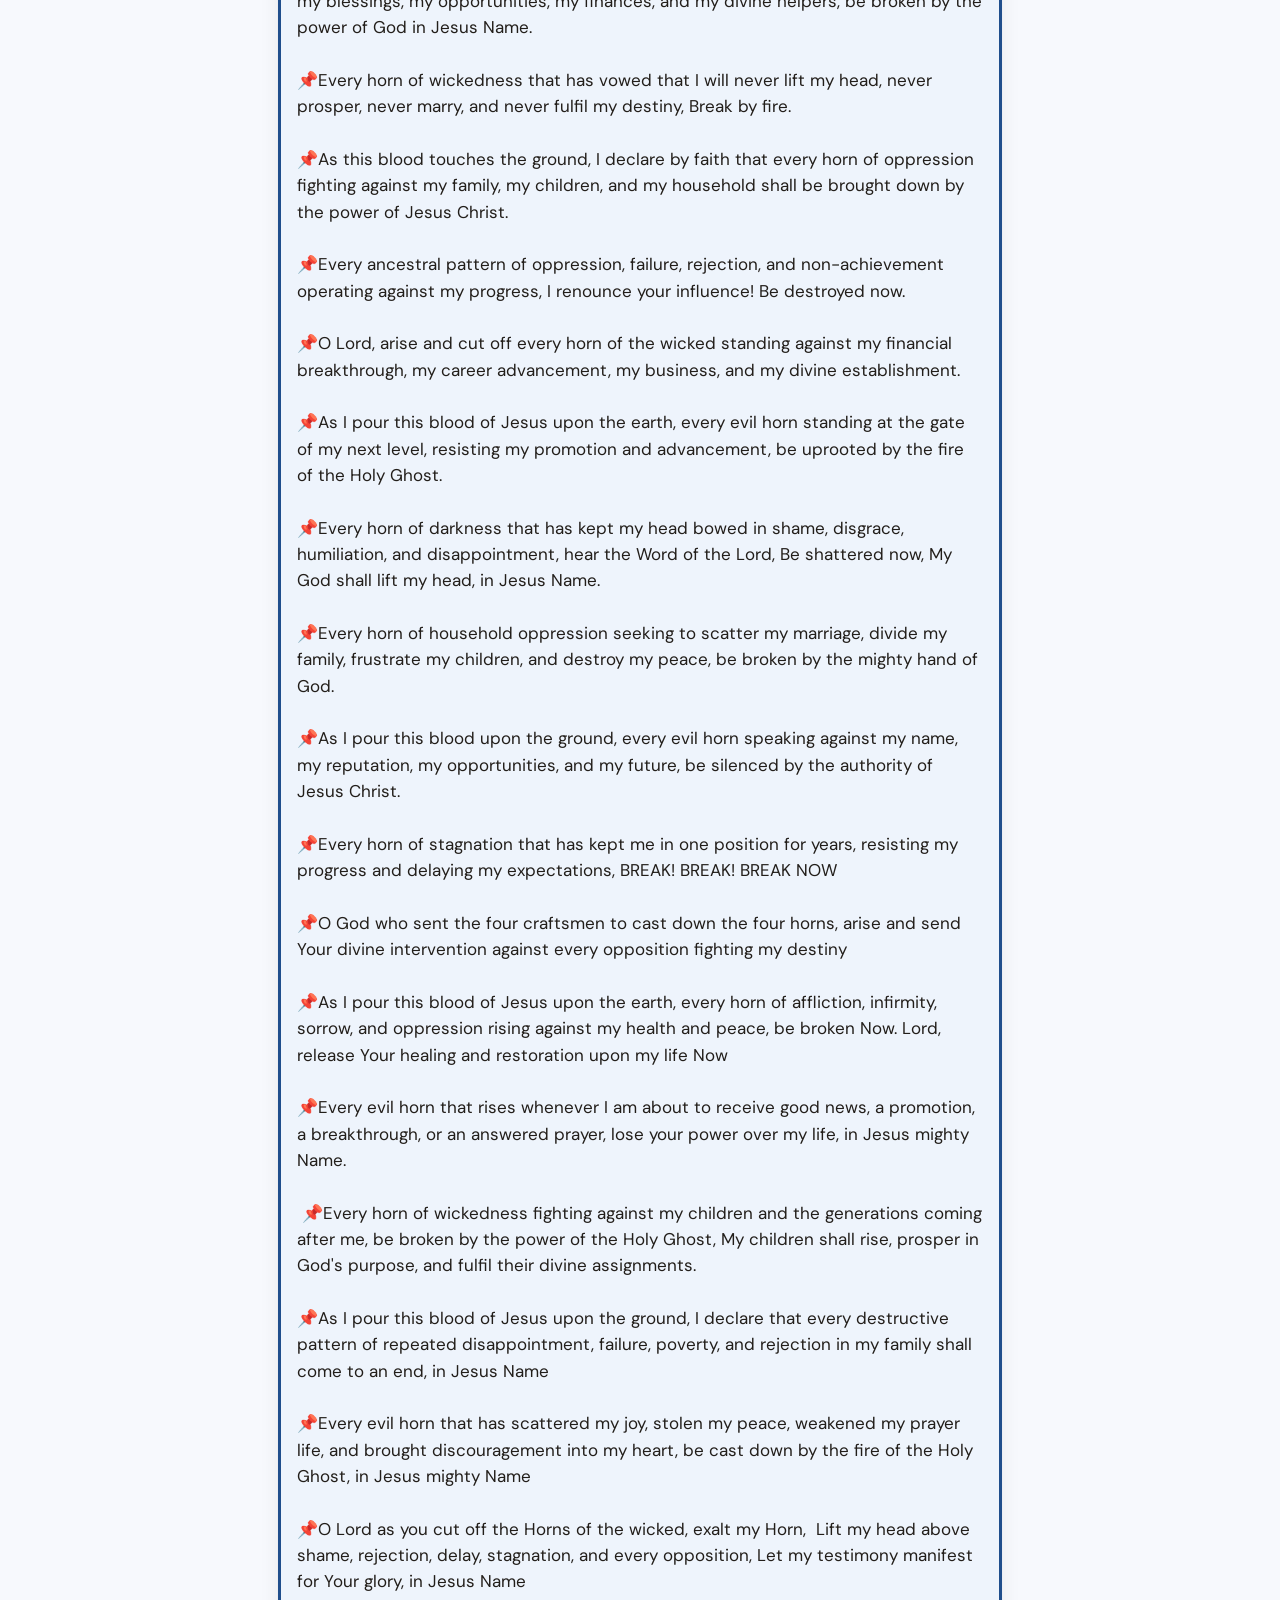
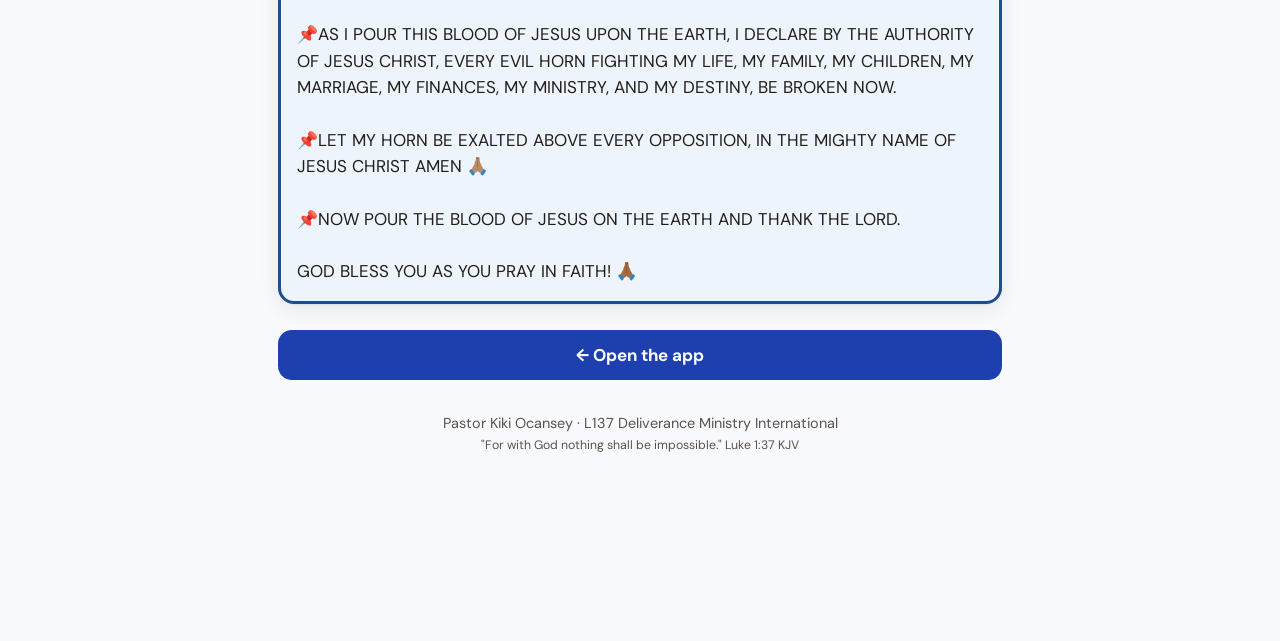
<file: guide.html>
<!doctype html>
<html lang="en" data-mode="day">
<head>
<meta charset="utf-8">
<meta name="viewport" content="width=device-width, initial-scale=1, viewport-fit=cover">
<title>How to Use · Dealing with the Evil Horns · L137</title>
<meta name="description" content="A simple step-by-step guide: hands-free listening, keeping your screen on, family names, and practical tips.">
<meta property="og:title" content="How to Use · L137 Deliverance Ministry">
<meta property="og:description" content="Step-by-step: listen hands-free, keep your screen on, and pray the 21 declarations.">
<meta property="og:image" content="cover.jpg">
<meta name="theme-color" content="#0B1F4D">
<link rel="icon" href="data:image/svg+xml,%3Csvg xmlns='http://www.w3.org/2000/svg' viewBox='0 0 32 32'%3E%3Crect width='32' height='32' rx='7' fill='%23083E42'/%3E%3Cpath d='M16 5v22M9 12h14' stroke='%23E7C965' stroke-width='3.2' stroke-linecap='round'/%3E%3C/svg%3E">
<link rel="preconnect" href="https://fonts.googleapis.com">
<link rel="preconnect" href="https://fonts.gstatic.com" crossorigin>
<link href="https://fonts.googleapis.com/css2?family=Source+Serif+4:opsz,wght@8..60,500;8..60,700;8..60,800&family=DM+Sans:opsz,wght@9..40,400;9..40,500;9..40,700&display=swap" rel="stylesheet">
<link rel="stylesheet" href="style.css">
<style>
  body{padding-bottom:calc(var(--player-h) + 24px + env(safe-area-inset-bottom))}
  .player{bottom:0;padding-bottom:calc(8px + env(safe-area-inset-bottom))}
  .g-sec{background:var(--surface);border:1px solid var(--line);border-radius:var(--radius);padding:16px;margin:16px 0;box-shadow:var(--shadow);scroll-margin-top:80px}
  .g-sec.speaking{box-shadow:0 0 0 3px var(--gold),var(--shadow);background:var(--hl)}
  .g-sec h2{font-family:var(--serif);font-size:24px;line-height:1.2;margin:0 0 10px;display:flex;gap:10px;align-items:flex-start}
  .g-sec h2 .num{flex:none;width:34px;height:34px;border-radius:50%;background:var(--teal-deep);color:#fff;font:700 17px/34px var(--sans);text-align:center}
  html[data-mode="night"] .g-sec h2 .num{background:var(--gold-light);color:#221E1A}
  .g-sec h3{font-size:1.02em;margin:16px 0 6px}
  .g-sec ol,.g-sec ul{padding-left:22px;margin:6px 0}
  .g-sec li{margin-bottom:8px}
  .listen{min-height:44px;border-radius:12px;border:2px solid var(--teal);background:transparent;color:var(--accent);font-weight:700;padding:6px 14px;margin:2px 0 8px}
  .path{display:inline;font-weight:700;background:var(--surface2);border-radius:6px;padding:1px 6px;white-space:normal}
  .tip{border-left:5px solid var(--green);background:color-mix(in srgb,var(--green) 10%,var(--surface));border-radius:10px;padding:10px 12px;margin:10px 0}
  .warnbox{border-left:5px solid var(--ember);background:color-mix(in srgb,var(--ember) 9%,var(--surface));border-radius:10px;padding:10px 12px;margin:10px 0}
  .ctrl-table{width:100%;border-collapse:collapse;margin:8px 0}
  .ctrl-table td{padding:8px 6px;border-bottom:1px solid var(--line);vertical-align:top}
  .ctrl-table td:first-child{font-size:24px;width:52px;text-align:center}
  .phone-tabs{display:flex;gap:6px;background:var(--surface2);padding:5px;border-radius:14px;margin:8px 0}
  .phone-tabs button{flex:1;min-height:44px;border:0;border-radius:10px;background:transparent;font-weight:700}
  .phone-tabs button[aria-selected="true"]{background:var(--accent);color:var(--accent-ink)}
  .toc{display:grid;gap:8px;margin:14px 0}
  .toc a{display:flex;align-items:center;gap:10px;min-height:48px;padding:8px 12px;border-radius:12px;border:1px solid var(--line);background:var(--surface);text-decoration:none;color:var(--text);font-weight:700}
  .dir p{margin:8px 0}
  .dir .scr{font-family:var(--serif);border-left:4px solid var(--gold);padding-left:10px}
  .dir .dcl{font-family:var(--serif);font-weight:700}
  .back-app{display:flex;margin:10px 0;text-decoration:none}
  @media print{.player,.listen,.topbar,.toc,.no-print{display:none!important}body{padding:0}.g-sec{box-shadow:none;break-inside:avoid}}
</style>
</head>
<body>
<header class="topbar">
  <a class="brand" href="./" aria-label="Back to the app" style="text-decoration:none">
    <svg class="logo" viewBox="0 0 40 40" fill="none" aria-hidden="true"><rect x="1.5" y="1.5" width="37" height="37" rx="10" stroke="currentColor" stroke-width="2.4"/><path d="M20 8v24M13 15h14" stroke="currentColor" stroke-width="3" stroke-linecap="round"/><path d="M8 29c3-2 5-2 7 0M25 29c2-2 4-2 7 0" stroke="var(--gold)" stroke-width="2.4" stroke-linecap="round"/></svg>
    <span class="brand-text"><b>How to Use</b><small>L137 · Luke 1:37</small></span>
  </a>
  <div class="top-actions">
    <button class="icon-btn" id="sizeBtn" aria-label="Text size">A<span class="sm">A</span></button>
    <button class="icon-btn" id="modeBtn" aria-label="Switch day or night mode">
      <svg viewBox="0 0 24 24" class="i-sun" aria-hidden="true"><circle cx="12" cy="12" r="4.5" fill="currentColor"/><g stroke="currentColor" stroke-width="2" stroke-linecap="round"><path d="M12 2v2.5M12 19.5V22M2 12h2.5M19.5 12H22M4.9 4.9l1.8 1.8M17.3 17.3l1.8 1.8M4.9 19.1l1.8-1.8M17.3 6.7l1.8-1.8"/></g></svg>
      <svg viewBox="0 0 24 24" class="i-moon" aria-hidden="true"><path d="M20 14.5A8.5 8.5 0 0 1 9.5 4a8.5 8.5 0 1 0 10.5 10.5z" fill="currentColor"/></svg>
    </button>
  </div>
</header>

<main class="wrap" id="main">
  <section class="opening-block" aria-label="About this guide">
    <div class="opening-eyebrow">L137 Deliverance Ministry</div>
    <p class="opening-lede">A simple guide to the interactive study following a service held on Clubhouse by Pastor Kiki Ocansey.</p>
    <div class="opening-rule" aria-hidden="true"></div>
  </section>

  <p class="eyebrow">Step-by-step guide</p>
  <h1 class="title" style="font-size:clamp(28px,7.5vw,40px)">How to use the Evil Horns app</h1>

  <button class="btn btn-hero" id="playAll"><span class="btn-ico" aria-hidden="true">🔊</span><span><b>LISTEN TO THIS WHOLE GUIDE</b><small>It reads every section aloud, one after the other</small></span></button>
  <a class="btn wide back-app no-print" href="./">← Open the app</a>

  <nav class="toc no-print" aria-label="Guide sections">
    <a href="#s1">1️⃣ Open the app and save it to your phone</a>
    <a href="#s2">2️⃣ Find your way around</a>
    <a href="#s3">3️⃣ Listen hands-free</a>
    <a href="#s4">4️⃣ Keep the screen on so it reads non-stop</a>
    <a href="#s5">5️⃣ My Family Prayers and your loved ones' names</a>
    <a href="#s6">6️⃣ Follow Pastor Kiki's direction with the app</a>
    <a href="#s7">7️⃣ What the colors and boxes mean</a>
    <a href="#s8">8️⃣ Pray a Group, Learn and Progress</a>
    <a href="#s9">9️⃣ Helpful tips if you are new to apps</a>
    <a href="#s10">🔟 If something is not working</a>
    <a href="#s11">📜 The Prophetic Direction</a>
  </nav>

  <!-- 1 -->
  <section class="g-sec" id="s1" data-title="Open the app and save it to your phone">
    <h2><span class="num">1</span>Open the app and save it to your phone</h2>
    <button class="listen">🔊 Listen</button>
    <ol>
      <li>Tap the link you were sent: <b>5hcmm8b9nj-wq.github.io/l137-evil-horns-october-14-2026</b></li>
      <li>It opens in your phone's internet browser. There is nothing to download and no account or password.</li>
      <li>Save it to your home screen so you can find it again, like an app.</li>
    </ol>
    <div class="phone-tabs" role="tablist"><button data-p="ios" aria-selected="true">iPhone</button><button data-p="and">Android</button></div>
    <div data-pp="ios">
      <ol>
        <li>Open the link in <b>Safari</b>, the blue compass.</li>
        <li>Tap the <b>Share</b> button. It is a square with an arrow pointing up, at the bottom or top of the screen.</li>
        <li>Scroll down and tap <b>Add to Home Screen</b>.</li>
        <li>Tap <b>Add</b>. A new icon appears on your home screen.</li>
      </ol>
    </div>
    <div data-pp="and" hidden>
      <ol>
        <li>Open the link in <b>Chrome</b>.</li>
        <li>Tap the <b>three dots ⋮</b> in the top right corner.</li>
        <li>Tap <b>Add to Home screen</b> (some phones say <b>Install app</b>).</li>
        <li>Tap <b>Add</b>. A new icon appears on your home screen.</li>
      </ol>
    </div>
    <div class="tip">💡 Always open the app the same way each time, either from the home screen icon or the same browser. That way your names and progress are always there.</div>
  </section>

  <!-- 2 -->
  <section class="g-sec" id="s2" data-title="Find your way around">
    <h2><span class="num">2</span>Find your way around</h2>
    <button class="listen">🔊 Listen</button>
    <h3>The buttons along the bottom</h3>
    <table class="ctrl-table">
      <tr><td>🏠</td><td><b>Home</b>: the start page with the big <b>▶ START PRAYING</b> button.</td></tr>
      <tr><td>🗣️</td><td><b>Declare</b>: all of Pastor Kiki's words, color-coded. Listen to one line, or mark a line as declared.</td></tr>
      <tr><td>🔁</td><td><b>Pray</b>: choose a group of declarations and pray them hands-free.</td></tr>
      <tr><td>👨‍👩‍👧</td><td><b>Family</b>: optional. The 3 Scriptures from the direction, read as written or spoken over your loved ones' names.</td></tr>
      <tr><td>📖</td><td><b>Learn</b>: Understanding the Evil Horns, at Beginner, Intermediate and Advanced levels, with ▶ LISTEN buttons, quizzes and Scripture memory cards.</td></tr>
    </table>
    <h3>The buttons along the top</h3>
    <table class="ctrl-table">
      <tr><td>%</td><td>The yellow circle shows <b>how much you have completed</b>. Tap it to see your progress.</td></tr>
      <tr><td>A</td><td><b>Text size.</b> Tap once for large, twice for extra large, three times to go back to normal.</td></tr>
      <tr><td>🌙</td><td><b>Day or night.</b> Night mode is easier on the eyes in the dark or outside at night.</td></tr>
    </table>
    <div class="tip">💡 Lost? Tap <b>🏠 Home</b> at the bottom left. It always takes you back to the start.</div>
  </section>

  <!-- 3 -->
  <section class="g-sec" id="s3" data-title="Listen hands-free">
    <h2><span class="num">3</span>Listen hands-free</h2>
    <button class="listen">🔊 Listen</button>
    <h3>Before you start</h3>
    <ul>
      <li>Turn your phone's <b>volume up</b> using the buttons on the side.</li>
      <li>Make sure your phone is <b>not on silent</b>. On iPhone, check the switch or Action button on the side.</li>
      <li>Charge your phone, or keep it plugged in.</li>
      <li>Set your screen to stay on. See step 4.</li>
    </ul>
    <h3>Choose how you want to pray</h3>
    <p>On the Home page, under <b>"How do you want to pray?"</b>, tap one:</p>
    <table class="ctrl-table">
      <tr><td>🎧</td><td><b>Listen only</b>: reads everything straight through with no pauses.</td></tr>
      <tr><td>🗣️</td><td><b>Repeat after me</b>: says "Repeat after me", reads the line, says "Your turn", waits while you declare, then carries on by itself.</td></tr>
      <tr><td>📖</td><td><b>Study mode</b>: reads one line, opens the Bible study under it, then waits. Tap <b>⏭ Forward</b> when you are ready for the next line.</td></tr>
    </table>
    <p>You can also change this later: tap <b>⚙ Voice</b> on the black player bar.</p>
    <h3>Start</h3>
    <ol>
      <li>Go to <b>🏠 Home</b>.</li>
      <li>Tap the big <b>▶ START PRAYING</b> button once.</li>
      <li>In Listen only or Repeat after me, set the phone down and pray. You do not need to touch it again.</li>
    </ol>
    <h3>What you will hear</h3>
    <ol>
      <li>The 4 instructions, then the 3 Scriptures, then all 21 declarations, in Pastor Kiki's order and in her exact words.</li>
      <li>Then her closing direction, <b>"NOW POUR THE BLOOD OF JESUS ON THE EARTH AND THANK THE LORD,"</b> and her blessing.</li>
    </ol>
    <p>The line being read <b>lights up in gold</b>, and the black bar shows its number, for example "12 of 30 · Declaration 5 of 21". The gold progress bar shows how many of the 21 declarations you have completed.</p>
    <h3>The player buttons (black bar at the bottom)</h3>
    <table class="ctrl-table">
      <tr><td>⏮</td><td><b>Back</b>: go back to the line before.</td></tr>
      <tr><td>▶ ⏸</td><td><b>Play / Pause</b>: tap to pause. Tap again to carry on from the same line.</td></tr>
      <tr><td>↺</td><td><b>Replay</b>: read the current line again.</td></tr>
      <tr><td>⏹</td><td><b>Stop</b>: stops and goes back to the beginning.</td></tr>
      <tr><td>⏭</td><td><b>Forward</b>: skip to the next line.</td></tr>
      <tr><td>⚙</td><td><b>Voice</b>: opens the settings below.</td></tr>
    </table>
    <h3>Voice settings (tap ⚙ Voice)</h3>
    <ul>
      <li><b>How do you want to pray?</b> Listen only, Repeat after me, or Study.</li>
      <li><b>Your-turn time</b>: how long you get to declare: <b>Auto</b>, 5, 10, 15, 20 or 30 seconds. Auto gives more time for longer lines.</li>
      <li><b>Speed</b>: choose <b>0.75×</b> or <b>0.9×</b> if the voice is too fast, or 1.25× or 1.5× to go faster.</li>
      <li><b>Voice</b>: pick a different reading voice. Tap <b>🔈 Test the voice</b> to hear it.</li>
      <li>Tap <b>⚙ Voice</b> again to close the settings.</li>
    </ul>
    <h3>Start from any line</h3>
    <ul>
      <li>Go to <b>🗣️ Declare</b> and use <b>"Or start from any line"</b> to pick a line from the list.</li>
      <li>Or, on any card, tap <b>▶ Listen from here</b>. It carries on from that line.</li>
      <li>Tap <b>🔊 This line only</b> to hear just one line, for example one Scripture.</li>
    </ul>
    <h3>Resume where you left off</h3>
    <p>The app remembers the last line you reached. On the Home page, tap the yellow <b>▶ Resume where I left off</b> button. It also appears in My Progress.</p>
  </section>

  <!-- 4 -->
  <section class="g-sec" id="s4" data-title="Keep the screen on so it reads non-stop">
    <h2><span class="num">4</span>Keep the screen on so it reads non-stop</h2>
    <button class="listen">🔊 Listen</button>
    <div class="warnbox">⚠️ <b>Important:</b> this app reads aloud using your phone's built-in voice inside the web browser. Phone browsers do not keep this voice playing when the screen locks, and it pauses if you switch to another app. <b>Playing with the screen locked is not supported.</b> To pray non-stop, the screen must stay on.</div>
    <p>While it is reading, the app asks your phone to keep the screen on. Some phones allow this and some do not, so change this setting once to be sure:</p>
    <div class="phone-tabs" role="tablist"><button data-p="ios" aria-selected="true">iPhone</button><button data-p="and">Android</button></div>
    <div data-pp="ios">
      <ol>
        <li>Open <b>Settings</b>, the grey gear.</li>
        <li>Tap <span class="path">Display &amp; Brightness</span>.</li>
        <li>Tap <span class="path">Auto-Lock</span>.</li>
        <li>Choose <span class="path">Never</span>, or the longest time listed.</li>
        <li>Go back to the app.</li>
      </ol>
      <div class="warnbox">🔋 If <b>Auto-Lock</b> is grey and you cannot change it, <b>Low Power Mode</b> is on. Turn it off in <span class="path">Settings → Battery → Low Power Mode</span>, then try again.</div>
    </div>
    <div data-pp="and" hidden>
      <ol>
        <li>Open <b>Settings</b>, the gear.</li>
        <li>Tap <span class="path">Display</span>.</li>
        <li>Tap <span class="path">Screen timeout</span>. Some phones call it <span class="path">Sleep</span>.</li>
        <li>Choose the <b>longest time</b> listed, for example 10 minutes.</li>
        <li>Go back to the app.</li>
      </ol>
      <div class="tip">💡 Can't find it? Open Settings, tap the 🔍 search at the top, and type <b>timeout</b>.</div>
      <div class="warnbox">🔋 <b>Power saving</b> mode can turn the screen off sooner. Turn it off while you pray.</div>
    </div>
    <h3>While it is reading</h3>
    <ul>
      <li><b>Do not press the side button</b>. That locks the screen and stops the voice.</li>
      <li><b>Stay in the app</b>. If you open WhatsApp or another app, the reading pauses.</li>
      <li>When you come back, a yellow bar says <b>"Paused while you were away"</b>. Tap <b>▶ RESUME</b> and it carries on from the same line.</li>
      <li>Put the phone face up and plugged in if you can.</li>
    </ul>
    <div class="tip">💡 When you have finished praying, you can set Auto-Lock or Screen timeout back to how it was, to save battery.</div>
  </section>

  <!-- 5 -->
  <section class="g-sec" id="s5" data-title="My Family Prayers and your loved ones' names">
    <h2><span class="num">5</span>My Family Prayers and your loved ones' names</h2>
    <button class="listen">🔊 Listen</button>
    <p>This part is <b>optional</b> and is <b>not part of Pastor Kiki's direction</b>. Her 21 declarations are never changed. Tap <b>👨‍👩‍👧 Family</b> at the bottom. Choose how to read:</p>
    <table class="ctrl-table">
      <tr><td>📜</td><td><b>Read the original Scripture</b>: Psalm 75:10, Psalm 3:3 and Revelation 12:11 exactly as written in the King James Bible.</td></tr>
      <tr><td>🙏🏽</td><td><b>Personalized prayer</b>: each verse is shown first, then spoken over the names you add. It is in a grey dotted box, because it is <b>not a direct Bible quotation</b>.</td></tr>
    </table>
    <h3>Add names</h3>
    <ol>
      <li>Tap <b>🙏🏽 Personalized prayer</b>.</li>
      <li>Tap the box that says <b>Add a name</b> and type one name, for example your own.</li>
      <li>Tap <b>Add</b>. Do the same for your spouse, children, parents and loved ones. Or type several with commas.</li>
      <li>To fix a spelling, tap the <b>×</b> on the name and add it again.</li>
    </ol>
    <p>Tap <b>▶ Play all 3</b>, <b>▶ Listen from here</b> on any verse, or <b>🔊 This verse only</b>.</p>
    <h3>🔒 Protecting your names</h3>
    <ul>
      <li>Names are saved <b>only in this phone's browser</b>. They are not sent to anyone.</li>
      <li><b>📤 Share the app (no names)</b> shares the plain link. Use this for church, WhatsApp groups and friends.</li>
      <li><b>🔗 Copy my family link (with names)</b> puts the names inside the link. The app warns you first. Only send it to your own family.</li>
    </ul>
  </section>

  <!-- 6 -->
  <section class="g-sec" id="s6" data-title="Follow Pastor Kiki's direction with the app">
    <h2><span class="num">6</span>Follow Pastor Kiki's direction with the app</h2>
    <button class="listen">🔊 Listen</button>
    <p>Pastor Kiki's four instructions, in her own words. The app reads them in this same order, then the 3 Scriptures, the 21 declarations, her closing direction and her blessing:</p>
    <ol id="gInstr"></ol>
    <div class="tip">💡 App tip: outside, headphones or a small Bluetooth speaker make the voice easier to hear. If it is dark, tap 🌙 for night mode.</div>
  </section>

  <!-- 7 -->
  <section class="g-sec" id="s7" data-title="What the colors and boxes mean">
    <h2><span class="num">7</span>What the colors and boxes mean</h2>
    <button class="listen">🔊 Listen</button>
    <p>The colors never change. They tell you what kind of line you are reading:</p>
    <table class="ctrl-table">
      <tr><td><span style="display:inline-block;width:26px;height:26px;border-radius:6px;background:#6E2F5A"></span></td><td><b style="color:var(--k-ins)">Purple</b>: Pastor Kiki's instructions.</td></tr>
      <tr><td><span style="display:inline-block;width:26px;height:26px;border-radius:6px;background:#1E40AF"></span></td><td><b style="color:var(--k-scr)">Royal blue</b>: Scripture.</td></tr>
      <tr><td><span style="display:inline-block;width:26px;height:26px;border-radius:6px;background:#C24A16"></span></td><td><b style="color:var(--k-pour)">Orange-red</b>: the declarations where Pastor Kiki's own words mention pouring: 1, 3, 5, 8, 11, 14, 17 and 20.</td></tr>
      <tr><td><span style="display:inline-block;width:26px;height:26px;border-radius:6px;background:#221E1A;border:1px solid #888"></span></td><td><b style="color:var(--k-dec)">Black</b>: all the other declarations. In night mode these show in white.</td></tr>
    </table>
    <h3>Two kinds of boxes</h3>
    <table class="ctrl-table">
      <tr><td><span style="display:inline-block;width:26px;height:26px;border-radius:6px;border:3px solid #1F4E8C;background:#EEF4FC"></span></td><td><b>Blue frame</b>: Pastor Kiki's original prophetic direction, or the Bible text, exactly as given.</td></tr>
      <tr><td><span style="display:inline-block;width:26px;height:26px;border-radius:6px;border:2px dashed #8C857B;background:#F1EFEA"></span></td><td><b>Grey dotted box</b>: <b>Supplementary Biblical Study</b>. Extra explanation to help you understand. It is not part of Pastor Kiki's original direction.</td></tr>
    </table>
    <div class="tip">💡 There is nothing to set up. The colors are already done for you.</div>
  </section>

  <!-- 8 -->
  <section class="g-sec" id="s8" data-title="Pray a Group, Learn and Progress">
    <h2><span class="num">8</span>Pray a Group, Learn and Progress</h2>
    <button class="listen">🔊 Listen</button>
    <h3>🔁 Pray a Group</h3>
    <ol>
      <li>Tap <b>🔁 Pray</b>.</li>
      <li>Choose what to pray, for example <b>“As I pour” declarations</b> or <b>Scriptures only</b>.</li>
      <li>Tap <b>START PRAYING HANDS-FREE</b>. Each line fills the screen, one at a time.</li>
    </ol>
    <h3>📖 Learn</h3>
    <ul>
      <li>Choose <b>🌱 Beginner</b>, <b>🌿 Intermediate</b> or <b>🌳 Advanced</b>. Each level teaches from the King James Bible.</li>
      <li>Answer the questions at the end of each level. The answer appears after you choose.</li>
      <li>Everything on the Learn page is <b>Supplementary Biblical Study</b>, in a grey dotted box. It is not part of Pastor Kiki's original direction.</li>
      <li>On any card, tap <b>💡 Understand</b> to see what that line means at each level.</li>
    </ul>
    <h3>🏆 Progress</h3>
    <p>Tap the yellow <b>%</b> circle at the top. You will see the line you reached, how many declarations you prayed this time, how many are left, and which prayer groups you have finished.</p>
    <ul>
      <li>When a line has been read and your "Your turn" has finished, it is marked <b>✔ Declared</b>.</li>
      <li>You can also tap <b>✔ I declared it</b> yourself.</li>
      <li>Tap a number under "Declarations still to pray" to go straight to that declaration.</li>
      <li>To clear everything and begin again, tap <b>Start again</b> at the bottom of My Progress, then OK. Your names stay saved.</li>
      <li>Progress only helps you keep your place. It is not a measure of spiritual power, holiness or deliverance.</li>
    </ul>
  </section>

  <!-- 9 -->
  <section class="g-sec" id="s9" data-title="Helpful tips if you are new to apps">
    <h2><span class="num">9</span>Helpful tips if you are new to apps</h2>
    <button class="listen">🔊 Listen</button>
    <ul>
      <li><b>Tap gently, once.</b> Wait a second for the app to respond before tapping again.</li>
      <li><b>Scroll</b> by sliding your finger up the screen to see more.</li>
      <li><b>Make the words bigger</b> with the <b>A</b> button at the top.</li>
      <li><b>If something looks wrong</b>, tap 🏠 Home or close the page and open the link again.</li>
      <li><b>You need the internet to open the app.</b> Wi-Fi or mobile data both work.</li>
      <li><b>Keep the app on your home screen</b> (step 1) so you don't need to find the link each time.</li>
      <li><b>Don't clear your browser history</b> if you want to keep your names and progress. If you do, just add your names again or open your family link.</li>
      <li><b>Ask someone to sit with you</b> the first time. After one practice it becomes easy.</li>
      <li><b>Practise indoors first</b> with one line: go to 🗣️ Declare, tap ▶ Listen on declaration 1, then tap ⏹ Stop.</li>
    </ul>
  </section>

  <!-- 10 -->
  <section class="g-sec" id="s10" data-title="If something is not working">
    <h2><span class="num">10</span>If something is not working</h2>
    <button class="listen">🔊 Listen</button>
    <table class="ctrl-table">
      <tr><td>🔇</td><td><b>I hear nothing.</b> Turn the volume up and take the phone off silent. Tap ⚙ Voice, then 🔈 Test the voice. If you opened the link from WhatsApp or Facebook, tap the menu (⋯ or ⋮) and choose <b>Open in Safari</b> or <b>Open in Chrome</b>.</td></tr>
      <tr><td>⏸</td><td><b>It stops after one line.</b> You may be in Study mode. Tap ⚙ Voice and choose <b>Repeat after me</b> or <b>Listen only</b>.</td></tr>
      <tr><td>🌑</td><td><b>It stops when the screen goes dark.</b> Follow step 4 to keep the screen on, then tap ▶ RESUME or ▶ Play.</td></tr>
      <tr><td>🐇</td><td><b>The voice is too fast.</b> Tap ⚙ Voice, then Speed 0.75× or 0.9×.</td></tr>
      <tr><td>⏳</td><td><b>Not enough time to declare.</b> Tap ⚙ Voice, then Your-turn time 20 s or 30 s.</td></tr>
      <tr><td>🔁</td><td><b>I want to hear a line again.</b> Tap ↺ Replay on the black bar.</td></tr>
      <tr><td>👤</td><td><b>A name is spelled wrong.</b> In 🌾 Deut 28 (Personalized prayer), tap × on the name and add it again.</td></tr>
      <tr><td>🔤</td><td><b>The voice says a name strangely.</b> Try typing it the way it sounds, or pick another voice in ⚙ Voice.</td></tr>
      <tr><td>🔄</td><td><b>The screen looks stuck.</b> Pull the page down to refresh, or close and reopen the link. Your names and progress stay saved.</td></tr>
    </table>
  </section>

  <!-- 11 -->
  <section class="g-sec dir" id="s11" style="border:3px solid var(--orig);background:var(--orig-bg)" data-title="The Prophetic Direction">
    <h2><span class="num">📜</span>The Prophetic Direction</h2>
    <button class="listen">🔊 Listen</button>
    <p><b>L137 Deliverance Ministry · Pastor Kiki Ocansey · Clubhouse</b></p>
    <div id="dirFull" style="white-space:pre-wrap;overflow-wrap:anywhere"></div>
  </section>

  <a class="btn btn-primary wide no-print" href="./" style="text-decoration:none;margin:10px 0">← Open the app</a>
</main>

<footer class="foot">
  <p>Pastor Kiki Ocansey · L137 Deliverance Ministry International</p>
  <p class="small">"For with God nothing shall be impossible." Luke 1:37 KJV</p>
</footer>

<div class="player" id="player" aria-label="Guide voice player">
  <div class="p-info"><span class="p-dot"></span><span class="p-label" id="pLabel">Tap ▶ to listen to the guide</span></div>
  <div class="p-ctrls">
    <button class="pc" id="pPrev" aria-label="Previous section">⏮<small>Back</small></button>
    <button class="pc pc-main" id="pPlay" aria-label="Play">▶<small>Play</small></button>
    <button class="pc" id="pStop" aria-label="Stop">⏹<small>Stop</small></button>
    <button class="pc" id="pNext" aria-label="Next section">⏭<small>Forward</small></button>
  </div>
</div>
<div id="resumeBar" class="resume" hidden><span>Paused while you were away.</span><button class="btn btn-sm btn-primary" id="resumeBtn">▶ RESUME</button></div>

<script src="data.js"></script>
<script>
(function(){
  const $ = (s,r=document)=>r.querySelector(s), $$ = (s,r=document)=>Array.from(r.querySelectorAll(s));
  let LS=null; try{localStorage.setItem('__t','1');localStorage.removeItem('__t');LS=localStorage;}catch(e){}
  const get=(k,d)=>{try{const v=LS&&LS.getItem('l137eh_'+k);return v==null?d:JSON.parse(v);}catch(e){return d;}};
  const put=(k,v)=>{try{LS&&LS.setItem('l137eh_'+k,JSON.stringify(v));}catch(e){}};
  // mode + size shared with the app
  let mode=get('mode',null), size=get('size',0);
  const applyMode=()=>{document.documentElement.dataset.mode = mode || (matchMedia('(prefers-color-scheme: dark)').matches?'night':'day');};
  applyMode(); document.documentElement.dataset.size=size;
  $('#modeBtn').onclick=()=>{mode=document.documentElement.dataset.mode==='night'?'day':'night';applyMode();put('mode',mode);};
  $('#sizeBtn').onclick=()=>{size=(size+1)%3;document.documentElement.dataset.size=size;put('size',size);};
  // iPhone / Android tabs
  $$('.phone-tabs').forEach(t=>{const sec=t.parentElement; $$('button',t).forEach(b=>b.onclick=()=>{$$('button',t).forEach(x=>x.setAttribute('aria-selected',x===b)); $$('[data-pp]',sec).forEach(d=>d.hidden=d.dataset.pp!==b.dataset.p);});});
  if (/android/i.test(navigator.userAgent)) $$('.phone-tabs button[data-p="and"]').forEach(b=>b.click());
  // declarations from the app's data (same exact wording)
  const decls = (window.L137 ? window.L137.phrases.filter(p=>p.type==='declaration') : []);
  const E = s => String(s).replace(/[&<>]/g,c=>({'&':'&amp;','<':'&lt;','>':'&gt;'}[c]));
  if (window.L137) { $('#dirFull').textContent = window.L137.direction; $('#gInstr').innerHTML = window.L137.phrases.filter(p=>p.type==='instruction').map(p=>`<li><b>${E(p.text)}</b></li>`).join(''); }

  // voice
  const synth = window.speechSynthesis || null;
  const secs = $$('.g-sec');
  let i=0, playing=false, token=0, single=false, wake=null;
  const wakeOn=async()=>{try{if('wakeLock' in navigator&&!wake){wake=await navigator.wakeLock.request('screen');wake.addEventListener('release',()=>wake=null);}}catch(e){}};
  const wakeOff=()=>{try{wake&&wake.release();}catch(e){} wake=null;};
  function plain(sec){
    const c = sec.cloneNode(true); $$('.listen,.phone-tabs,[hidden]',c).forEach(e=>e.remove()); $$('.num',c).forEach(n=>{n.textContent=/\d/.test(n.textContent)?'Step '+n.textContent+'. ':'';});
    $$('li,p,h2,h3,tr,div.tip,div.warnbox',c).forEach(e=>e.append('. '));
    return c.textContent.replace(/\p{Extended_Pictographic}|\uFE0F|[⏮⏭⏹⏸▶⚙×→]/gu,' ').replace(/:\s*\./g,':').replace(/\s*\.\s*(\.\s*)+/g,'. ').replace(/\s+/g,' ').replace(/\b0\.75×/g,'0.75').trim();
  }
  function chunks(t){const parts=t.match(/[^.!?;:]+[.!?;:]*\s*/g)||[t];const out=[];let cur='';parts.forEach(p=>{if((cur+p).length>180&&cur){out.push(cur);cur=p;}else cur+=p;});if(cur.trim())out.push(cur);return out.map(s=>s.trim()).filter(Boolean);}
  function speak(text,tok,done){
    const list=chunks(text); let k=0;
    const next=()=>{ if(tok!==token) return; if(k>=list.length){done();return;} const t=list[k++];
      if(!synth){setTimeout(next,Math.max(1000,t.split(/\s+/).length*380));return;}
      const u=new SpeechSynthesisUtterance(t); u.rate=(get('settings',{}).rate)||1; u.lang='en-US';
      const vn=(get('settings',{}).voice)||''; const v=synth.getVoices().find(x=>x.name===vn); if(v) u.voice=v;
      let f=false; const fin=()=>{if(f)return;f=true;next();}; u.onend=fin; u.onerror=fin; setTimeout(fin,t.length*110+6000); synth.speak(u); };
    next();
  }
  function ui(){ $('#player').classList.toggle('on',playing); $('#pPlay').innerHTML=playing?'⏸<small>Pause</small>':'▶<small>Play</small>'; $('#pLabel').textContent=(i+1)+' of '+secs.length+' · '+secs[i].dataset.title; $$('.g-sec').forEach((s,j)=>s.classList.toggle('speaking',playing&&j===i)); }
  function run(){ const tok=++token; if(synth) synth.cancel(); playing=true; wakeOn(); ui(); secs[i].scrollIntoView({behavior:'smooth',block:'start'});
    setTimeout(()=>speak(plain(secs[i]),tok,()=>{ if(tok!==token) return; if(single||i>=secs.length-1){ playing=false; wakeOff(); ui(); $('#pLabel').textContent='Finished'; return; } i++; run(); }),150); }
  function pause(){ token++; playing=false; wakeOff(); if(synth) synth.cancel(); ui(); }
  $('#playAll').onclick=()=>{ single=false; i=0; run(); };
  secs.forEach((s,j)=>{ const b=$('.listen',s); if(b) b.onclick=()=>{ single=true; i=j; run(); }; });
  $('#pPlay').onclick=()=>{ if(playing) pause(); else run(); };
  $('#pStop').onclick=()=>{ pause(); i=0; $('#pLabel').textContent='Stopped'; };
  $('#pPrev').onclick=()=>{ i=Math.max(0,i-1); playing?run():ui(); };
  $('#pNext').onclick=()=>{ i=Math.min(secs.length-1,i+1); playing?run():ui(); };
  let was=false;
  document.addEventListener('visibilitychange',()=>{ if(document.hidden&&playing){was=true;pause();} else if(!document.hidden&&was){$('#resumeBar').hidden=false;} });
  $('#resumeBtn').onclick=()=>{ $('#resumeBar').hidden=true; was=false; run(); };
  window.__G={plain,secs};
})();
</script>
</body>
</html>
</file>
<file: style.css>
:root{
  --ivory:#F7F9FD;--cream:#E9EEF8;--charcoal:#221E1A;--teal:#1E40AF;--teal-deep:#0B1F4D;
  --gold:#B6871A;--gold-text:#8A5E00;--gold-light:#E7C965;--ember:#C24A16;--plum:#6E2F5A;--green:#4F7A2E;
  --bg:var(--ivory);--surface:#FFFFFF;--surface2:var(--cream);--text:var(--charcoal);--muted:#5A534B;
  --line:#CBD5EA;--accent:var(--teal);--accent-ink:#fff;--hl:#FFF1C4;
  --serif:'Source Serif 4',Georgia,serif;--sans:'DM Sans',system-ui,-apple-system,sans-serif;
  --fs:17px;--radius:16px;--shadow:0 1px 2px rgba(34,30,26,.06),0 6px 20px rgba(34,30,26,.07);
  --player-h:150px;--tabs-h:64px;
}
html[data-mode="night"]{
  --bg:#060F29;--surface:#0F1E4A;--surface2:#16285C;--text:#F7F1E3;--muted:#C9BFAE;--line:#2A3F7A;
  --accent:#9DB8FF;--accent-ink:#0B1F4D;--gold-text:#E7C965;--hl:#3A2F12;--shadow:0 1px 2px rgba(0,0,0,.4);
}
html[data-size="1"]{--fs:19px}
html[data-size="2"]{--fs:22px}
*{box-sizing:border-box}
html{-webkit-text-size-adjust:100%}
body{margin:0;background:var(--bg);color:var(--text);font-family:var(--sans);font-size:var(--fs);line-height:1.55;
  padding-bottom:calc(var(--player-h) + var(--tabs-h) + env(safe-area-inset-bottom) + 16px);overflow-x:hidden}
button,input,select{font:inherit;color:inherit}
button{cursor:pointer}
a{color:var(--accent)}
.skip{position:absolute;left:-999px}.skip:focus{left:8px;top:8px;background:var(--surface);padding:8px;z-index:99}
:focus-visible{outline:3px solid var(--gold);outline-offset:2px}
.wrap{max-width:760px;margin:0 auto;padding:0 18px}
[hidden]{display:none!important}

/* top bar */
.topbar{position:sticky;top:0;z-index:30;display:flex;align-items:center;justify-content:space-between;gap:8px;
  padding:10px 14px;padding-top:calc(10px + env(safe-area-inset-top));background:var(--teal-deep);color:#fff}
.brand{display:flex;align-items:center;gap:10px;background:none;border:0;padding:0;color:#fff;min-height:44px;text-align:left}
.logo{width:36px;height:36px;color:#fff}
.brand-text{display:flex;flex-direction:column;line-height:1.1}
.brand-text b{font-family:var(--serif);font-size:18px}
.brand-text small{font-size:12px;opacity:.8;letter-spacing:.06em}
.top-actions{display:flex;gap:6px;align-items:center}
.icon-btn{width:44px;height:44px;border-radius:12px;border:1px solid rgba(255,255,255,.3);background:rgba(255,255,255,.08);color:#fff;display:grid;place-items:center;font-weight:700}
.icon-btn svg{width:22px;height:22px}
.icon-btn .sm{font-size:.7em}
html[data-mode="day"] .i-sun{display:none} html[data-mode="night"] .i-moon{display:none}
.chip{min-height:44px;border-radius:22px;padding:0 14px;border:0;background:var(--gold-light);color:#221E1A;font-weight:700}

/* opening */
.opening-block{background:var(--bg);padding:26px 0 4px}
.opening-eyebrow{font-size:12px;letter-spacing:.18em;text-transform:uppercase;color:var(--gold-text);font-weight:700;margin-bottom:8px}
.opening-lede{font-family:var(--serif);font-size:19px;line-height:1.5;margin:0 0 18px}
.opening-rule{height:2px;background:linear-gradient(90deg,var(--teal-deep),var(--gold) 60%,transparent);border-radius:2px}

.cover{margin:18px 0 14px;border-radius:var(--radius);overflow:hidden;box-shadow:var(--shadow)}
.cover img{display:block;width:100%;height:auto;aspect-ratio:3/2;object-fit:cover}
.eyebrow{font-size:12.5px;letter-spacing:.14em;text-transform:uppercase;font-weight:700;color:var(--gold-text);margin:18px 0 4px}
.title{font-family:var(--serif);font-size:clamp(30px,8vw,46px);line-height:1.08;margin:0 0 10px;font-weight:800}
.h2{font-family:var(--serif);font-size:clamp(25px,6.4vw,34px);line-height:1.15;margin:0 0 8px}
.h3{font-family:var(--serif);font-size:22px;margin:0 0 8px}
.mt{margin-top:28px}
.lede{font-size:1.06em;margin:0 0 6px}
.attrib{font-size:14px;color:var(--muted);margin:0 0 18px}
.muted{color:var(--muted)} .small{font-size:.85em}
.hint{font-size:.88em;color:var(--muted);margin:8px 2px 18px}

/* buttons */
.btn{min-height:48px;border-radius:14px;border:2px solid var(--line);background:var(--surface);padding:10px 16px;font-weight:700;display:inline-flex;align-items:center;justify-content:center;gap:8px;text-align:center}
.btn:active{transform:translateY(1px)}
.btn-sm{min-height:44px;padding:8px 12px;font-size:.9em}
.btn-primary{background:var(--accent);border-color:var(--accent);color:var(--accent-ink)}
.btn-hero{width:100%;min-height:76px;background:linear-gradient(135deg,#C24A16,#8E2A0B);border:0;color:#fff;justify-content:flex-start;text-align:left;padding:14px 18px;border-radius:18px;box-shadow:0 8px 24px rgba(194,74,22,.3)}
.btn-hero b{display:block;font-size:1.08em;letter-spacing:.04em}
.btn-hero small{display:block;font-weight:500;opacity:.92;font-size:.8em}
.btn-ico{font-size:30px}
.wide{width:100%}
.row{display:flex;flex-wrap:wrap;align-items:center}.gap{gap:8px}.center{justify-content:center}.grow{flex:1;min-width:0}
.back{background:none;border:0;color:var(--accent);font-weight:700;padding:12px 0;min-height:44px}

.home-grid{display:grid;grid-template-columns:1fr 1fr;gap:10px;margin-bottom:18px}
.tile{display:flex;flex-direction:column;align-items:flex-start;gap:4px;text-align:left;padding:14px;border-radius:var(--radius);border:1px solid var(--line);background:var(--surface);box-shadow:var(--shadow);min-height:132px}
.tile b{font-size:1em}.tile small{font-size:.8em;color:var(--muted);line-height:1.35}
.t-ico{width:42px;height:42px;border-radius:12px;display:grid;place-items:center;font-size:22px;background:color-mix(in srgb,var(--c) 16%,transparent);border:2px solid var(--c)}
details.how,details.why,details.full-ch{background:var(--surface);border:1px solid var(--line);border-radius:var(--radius);padding:4px 16px;margin:12px 0}
details summary{min-height:48px;display:flex;align-items:center;font-weight:700;cursor:pointer}
details ol{padding-left:20px}

/* panels */
.panel{background:var(--surface);border:1px solid var(--line);border-radius:var(--radius);padding:16px;margin:16px 0;box-shadow:var(--shadow)}
.lbl{display:block;font-size:.8em;text-transform:uppercase;letter-spacing:.1em;font-weight:700;color:var(--muted);margin:14px 0 8px}
.panel>.lbl:first-child{margin-top:0}
.input{width:100%;min-height:48px;border-radius:12px;border:2px solid var(--line);background:var(--bg);padding:10px 12px}
.seg{display:flex;gap:6px;background:var(--surface2);padding:5px;border-radius:14px}
.seg button{flex:1;min-height:44px;border:0;border-radius:10px;background:transparent;font-weight:700;font-size:.88em;padding:6px 10px}
.seg button[aria-pressed="true"],.seg button[aria-selected="true"]{background:var(--accent);color:var(--accent-ink)}
.wrapseg{flex-wrap:wrap}.wrapseg button{flex:1 1 auto}
.pal-row{display:grid;grid-template-columns:repeat(auto-fill,minmax(150px,1fr));gap:8px}
.pal{display:flex;align-items:center;gap:8px;min-height:48px;border:2px solid var(--line);border-radius:12px;background:var(--bg);padding:6px 10px;font-weight:700;font-size:.85em;text-align:left}
.pal .dots{display:flex}.pal .dots i{width:16px;height:16px;border-radius:50%;margin-right:-4px;border:2px solid var(--surface)}
.switch-row{display:flex;gap:12px;align-items:flex-start;min-height:44px;padding:8px 0}
.switch-row input{width:24px;height:24px;flex:none;margin-top:2px;accent-color:var(--teal)}

/* phrase cards */
.phrase-list{display:flex;flex-direction:column;gap:12px}
.pcard{background:var(--surface);border:1px solid var(--line);border-left:6px solid var(--pc,#221E1A);border-radius:var(--radius);padding:14px;box-shadow:var(--shadow);transition:box-shadow .2s,transform .2s}
.pcard.speaking,.bcard.speaking{box-shadow:0 0 0 3px var(--gold),var(--shadow);background:var(--hl)}
.pcard .meta{display:flex;align-items:center;gap:8px;flex-wrap:wrap;font-size:.75em;font-weight:700;text-transform:uppercase;letter-spacing:.08em;color:var(--muted)}
.tag-act{background:var(--ember);color:#fff;padding:2px 8px;border-radius:20px;letter-spacing:.04em}
.tag-done{background:var(--green);color:#fff;padding:2px 8px;border-radius:20px}
.pword{font-family:var(--serif);font-size:1.18em;line-height:1.45;font-weight:700;margin:8px 0 10px;color:var(--pc)}
html[data-mode="night"] .pword{color:color-mix(in srgb,var(--pc) 55%,#fff)}
.pref{font-size:.85em;font-weight:700;color:var(--muted);margin:-4px 0 10px}
.swatches{display:flex;flex-wrap:wrap;gap:6px;align-items:center}
.sw{width:36px;height:36px;border-radius:50%;border:3px solid var(--surface);box-shadow:0 0 0 1px var(--line);padding:0}
.sw[aria-pressed="true"]{box-shadow:0 0 0 3px var(--text)}
.sw-custom{position:relative;width:44px;height:44px;border-radius:50%;overflow:hidden;border:2px dashed var(--muted);display:grid;place-items:center;font-size:18px}
.sw-custom input{position:absolute;inset:0;opacity:0;width:100%;height:100%;cursor:pointer}
.warn{font-size:.8em;color:var(--ember);font-weight:700;margin-top:6px}
.pactions{display:flex;flex-wrap:wrap;gap:6px;margin-top:10px}
.pactions .btn{flex:1 1 auto}
.inc{display:flex;align-items:center;gap:8px;min-height:44px;font-weight:700;font-size:.88em}
.inc input{width:22px;height:22px;accent-color:var(--teal)}
.sticky-cta{margin:14px 0}

/* understand panel */
.und{margin-top:10px;border-top:1px dashed var(--line);padding-top:10px}
.lvl-tabs{display:flex;gap:6px;margin-bottom:10px}
.lvl-tabs button{flex:1;min-height:44px;border-radius:10px;border:2px solid var(--line);background:var(--bg);font-weight:700;font-size:.82em}
.lvl-tabs button[aria-selected="true"]{background:var(--teal-deep);border-color:var(--teal-deep);color:#fff}
.scrip{background:var(--surface2);border-left:4px solid var(--gold);border-radius:10px;padding:10px 12px;margin:10px 0}
.scrip b{font-size:.82em;letter-spacing:.06em;color:var(--gold-text)}
.scrip p{font-family:var(--serif);margin:4px 0 0;font-size:1.02em}
blockquote{margin:10px 0}
.teach{border-left:4px solid var(--plum);background:color-mix(in srgb,var(--plum) 8%,var(--surface));padding:10px 12px;border-radius:10px;font-family:var(--serif)}
.teach cite,.kiki cite{display:block;font-family:var(--sans);font-style:normal;font-size:.8em;font-weight:700;margin-top:6px;color:var(--muted)}
.kiki{border-left:5px solid var(--ember);background:var(--surface);padding:12px 14px;border-radius:12px;font-family:var(--serif);font-size:1.08em;font-weight:700;box-shadow:var(--shadow)}
.orig-lbl{font-size:.72em;font-weight:700;text-transform:uppercase;letter-spacing:.1em;color:var(--ember)}

/* composition */
.comp-wrap{margin:12px 0}
.comp{border-radius:14px;overflow:hidden;box-shadow:var(--shadow);padding:26px 20px}
.comp h3{margin:0 0 4px}
.comp .c-sub{font-size:.78em;letter-spacing:.12em;text-transform:uppercase;font-weight:700;margin:0 0 16px}
.comp .c-line{margin:0 0 14px;font-weight:700;line-height:1.45}
.comp .c-ref{display:block;font-size:.72em;letter-spacing:.06em;font-weight:700;opacity:.8;margin-top:2px}
.comp .c-foot{margin-top:18px;padding-top:10px;font-size:.72em;opacity:.8}
.th-parchment{background:#FAF7EF;color:#221E1A;text-align:center;font-family:var(--serif)}
.th-parchment h3{font-size:1.5em}.th-parchment .c-sub{color:#8A5E00}.th-parchment .c-line{font-size:1.06em}
.th-parchment .c-foot{border-top:1px solid #DCD3BF}
.th-scroll{background:#F3EEDF;color:#221E1A;font-family:var(--serif);border:6px double #B6871A}
.th-scroll .c-sub{color:#8A5E00}.th-scroll .c-line{padding-left:34px;position:relative}
.th-scroll .c-line::before{content:attr(data-n);position:absolute;left:0;top:0;width:24px;height:24px;border-radius:50%;background:#B6871A;color:#fff;font:700 12px/24px var(--sans);text-align:center}
.th-poster{background:#fff;color:#221E1A;font-family:var(--sans);padding:0}
.th-poster .c-head{background:#0B1F4D;color:#fff;padding:22px 20px}.th-poster .c-head .c-sub{color:#E7C965;margin:0}
.th-poster .c-body{padding:20px}.th-poster .c-line{font-size:1.2em;font-weight:800;text-transform:none}
.th-poster .c-foot{padding:0 20px 18px}
.th-cards{background:#EFE9DA;color:#221E1A;font-family:var(--sans)}
.th-cards .c-line{background:#fff;border-radius:12px;padding:12px 14px;border-left:6px solid currentColor;box-shadow:0 1px 3px rgba(0,0,0,.08)}
.th-cards .c-sub{color:#8A5E00}
.th-night{background:#15120F;color:#F7F1E3;font-family:var(--serif)}
.th-night .c-sub{color:#E7C965}.th-night .c-foot{border-top:1px solid #3A332C}

.export-grid{display:grid;grid-template-columns:1fr 1fr;gap:8px}
.export-grid .btn-primary{grid-column:1/-1}
.saved-list{display:flex;flex-direction:column;gap:8px}
.saved-item{display:flex;align-items:center;gap:8px;padding:8px 10px;border:1px solid var(--line);border-radius:12px}
.saved-item b{flex:1;font-size:.92em}

/* generator */
.focus-list{display:flex;flex-direction:column;gap:8px}
.focus{display:flex;gap:12px;align-items:flex-start;text-align:left;padding:12px;border-radius:12px;border:2px solid var(--line);background:var(--bg);min-height:56px}
.focus[aria-pressed="true"]{border-color:var(--accent);background:color-mix(in srgb,var(--accent) 10%,var(--bg))}
.focus b{display:block}.focus small{color:var(--muted);font-size:.8em}
.focus .fc{font-size:22px}
.gen-stage{margin-top:18px}
.gen-top{display:flex;justify-content:space-between;font-weight:700;font-size:.85em;margin-bottom:6px}
.pal-name{padding:4px 10px;border-radius:20px;background:var(--surface2)}
.gen-bar{height:10px;background:var(--surface2);border-radius:6px;overflow:hidden;margin-bottom:12px}
.gen-bar i{display:block;height:100%;width:0;background:linear-gradient(90deg,var(--ember),var(--gold));transition:width .4s}
.gen-card{min-height:52vh;border-radius:22px;padding:28px 22px;display:flex;flex-direction:column;justify-content:center;transition:background .3s;box-shadow:var(--shadow);margin-bottom:12px}
.gen-kind{font-size:.78em;letter-spacing:.14em;text-transform:uppercase;font-weight:700;margin:0 0 12px}
.gen-text{font-family:var(--serif);font-size:clamp(23px,6.2vw,34px);line-height:1.35;font-weight:800;margin:0}
.gen-ref{font-weight:700;margin:14px 0 0;opacity:.85}

/* blessings */
.name-chips{display:flex;flex-wrap:wrap;gap:8px;margin-bottom:10px}
.nchip{display:inline-flex;align-items:center;gap:4px;min-height:40px;padding:0 6px 0 14px;border-radius:22px;background:color-mix(in srgb,var(--green) 16%,var(--surface));border:2px solid var(--green);font-weight:700}
.nchip button{width:32px;height:32px;border:0;background:none;border-radius:50%;font-size:18px}
.mini-prog{margin:14px 0;display:grid;grid-template-columns:1fr auto;gap:4px 10px;font-size:.9em}
.mini-prog .bar{grid-column:1/-1}
.bar{height:10px;border-radius:6px;background:var(--surface2);overflow:hidden}.bar i{display:block;height:100%;width:0;background:var(--green);transition:width .4s}
.bless-list{display:flex;flex-direction:column;gap:14px}
.bcard{background:var(--surface);border:1px solid var(--line);border-radius:var(--radius);overflow:hidden;box-shadow:var(--shadow)}
.bhead{display:flex;justify-content:space-between;align-items:center;padding:10px 14px;background:linear-gradient(90deg,#4F7A2E,#2F4A1B);color:#fff;font-weight:700;font-size:.85em;letter-spacing:.06em}
.bbody{padding:14px}
.bverse{font-family:var(--serif);font-size:1.06em;margin:0 0 12px}
.bnames-lbl{font-size:.75em;font-weight:700;text-transform:uppercase;letter-spacing:.1em;color:var(--green)}
.bnames{display:flex;flex-wrap:wrap;gap:6px;margin:6px 0 10px}
.bnames span{padding:4px 12px;border-radius:20px;background:color-mix(in srgb,var(--gold-light) 50%,var(--surface));border:1px solid var(--gold);font-weight:700;font-size:.9em}
html[data-mode="night"] .bnames span{color:#221E1A;background:var(--gold-light)}
.bdecl{font-family:var(--serif);font-weight:800;font-size:1.1em;color:var(--teal-deep);background:color-mix(in srgb,var(--gold-light) 22%,var(--surface));border-radius:12px;padding:12px;margin:0}
html[data-mode="night"] .bdecl{color:#BFF1EE}
.full-list{padding-left:30px;font-family:var(--serif)}
.full-list li{margin-bottom:8px}
.full-list li.bl{color:var(--green);font-weight:700}

/* learn */
.levels{margin:12px 0}
.lv{background:var(--surface);border:1px solid var(--line);border-radius:var(--radius);padding:16px;box-shadow:var(--shadow)}
.lv h3{font-family:var(--serif);margin:0 0 8px}
.lv .say{background:color-mix(in srgb,var(--ember) 10%,var(--surface));border:2px solid var(--ember);border-radius:12px;padding:12px;margin:12px 0}
.lv .say b{color:var(--ember);font-size:.8em;letter-spacing:.1em}
.anat{font-family:var(--serif);font-size:1.12em;font-weight:700;line-height:1.9;margin:8px 0}
.anat button{border:0;border-radius:8px;padding:2px 6px;font-weight:700;font-family:inherit;font-size:inherit;line-height:1.5;color:#fff}
.legend{display:flex;flex-wrap:wrap;gap:6px;font-size:.8em;font-weight:700;margin:6px 0}
.legend span{padding:3px 10px;border-radius:20px;color:#fff}
.anat-out{min-height:48px;font-size:.92em;background:var(--surface2);border-radius:10px;padding:10px;margin:6px 0 12px}
.check{border-top:1px dashed var(--line);margin-top:14px;padding-top:12px}
.opts{display:flex;flex-direction:column;gap:8px;margin:8px 0}
.opt{text-align:left;min-height:48px;padding:10px 12px;border-radius:12px;border:2px solid var(--line);background:var(--bg);font-weight:500}
.opt.right{border-color:var(--green);background:color-mix(in srgb,var(--green) 16%,var(--bg))}
.opt.wrong{border-color:var(--ember);background:color-mix(in srgb,var(--ember) 12%,var(--bg))}
.expl{padding:10px 12px;border-radius:10px;background:var(--surface2);font-size:.92em}
.flash-box{display:flex;flex-direction:column;gap:10px;align-items:stretch}
.flash{min-height:150px;border-radius:18px;border:2px solid var(--teal);background:var(--surface);padding:18px;font-family:var(--serif);font-size:1.12em;font-weight:700;display:flex;align-items:center;justify-content:center;text-align:center}
.flash.back{background:var(--teal-deep);color:#fff;border-color:var(--teal-deep)}

/* progress */
.ring-wrap{position:relative;width:180px;height:180px;margin:10px auto 18px}
.ring{width:100%;height:100%;transform:rotate(-90deg)}
.ring-bg{fill:none;stroke:var(--surface2);stroke-width:12}
.ring-fg{fill:none;stroke:var(--gold);stroke-width:12;stroke-linecap:round;stroke-dasharray:326.7;stroke-dashoffset:326.7;transition:stroke-dashoffset .6s}
.ring-num{position:absolute;inset:0;display:flex;flex-direction:column;align-items:center;justify-content:center}
.ring-num b{font-family:var(--serif);font-size:40px}
.prog-list{display:flex;flex-direction:column;gap:12px}
.pitem{background:var(--surface);border:1px solid var(--line);border-radius:14px;padding:12px 14px}
.pitem .top{display:flex;justify-content:space-between;font-weight:700;margin-bottom:6px}
.todo-list{display:flex;flex-wrap:wrap;gap:6px}
.todo-list button{min-width:48px;min-height:44px;border-radius:12px;border:2px solid var(--line);background:var(--surface);font-weight:700}

/* player */
.player{position:fixed;left:0;right:0;bottom:calc(var(--tabs-h) + env(safe-area-inset-bottom));z-index:40;background:#0B1F4D;color:#fff;border-top:3px solid var(--gold);padding:8px 10px 6px}
.p-info{display:flex;align-items:center;gap:8px;max-width:760px;margin:0 auto 4px;font-size:.82em;min-height:22px}
.p-dot{width:10px;height:10px;border-radius:50%;background:#666;flex:none}
.player.on .p-dot{background:#4ADE80;animation:pulse 1.2s infinite}
.p-label{flex:1;white-space:nowrap;overflow:hidden;text-overflow:ellipsis}
.p-turn{background:var(--gold-light);color:#221E1A;padding:2px 10px;border-radius:20px;font-weight:700}
.p-ctrls{display:flex;gap:6px;max-width:760px;margin:0 auto;justify-content:space-between}
.pc{flex:1;min-height:58px;border-radius:14px;border:2px solid #4a423a;background:#221E1A;color:#fff;font-size:22px;display:flex;flex-direction:column;align-items:center;justify-content:center;line-height:1}
.pc small{font-size:11px;font-weight:700;margin-top:4px;letter-spacing:.04em}
.pc-main{background:var(--gold-light);color:#221E1A;border-color:var(--gold-light);flex:1.3}
.p-settings{max-width:760px;margin:8px auto 4px;max-height:50vh;overflow:auto;background:#221E1A;border-radius:14px;padding:10px 12px}
.p-settings .lbl{color:#C9BFAE}
.p-settings .seg{background:#0B1F4D}
.p-settings .seg button{color:#fff}
.p-settings .seg button[aria-pressed="true"]{background:var(--gold-light);color:#221E1A}
.p-settings .input{background:#0B1F4D;color:#fff;border-color:#4a423a;margin-bottom:8px}
.p-settings .btn{background:#0B1F4D;color:#fff;border-color:#4a423a}
@keyframes pulse{50%{opacity:.35}}
.tabs{position:fixed;left:0;right:0;bottom:0;z-index:41;display:flex;background:var(--surface);border-top:1px solid var(--line);padding-bottom:env(safe-area-inset-bottom);height:calc(var(--tabs-h) + env(safe-area-inset-bottom))}
.tab{flex:1;border:0;background:none;display:flex;flex-direction:column;align-items:center;justify-content:center;font-size:12px;font-weight:700;color:var(--muted);gap:2px}
.tab span{font-size:20px}
.tab[aria-current="page"]{color:var(--accent);box-shadow:inset 0 3px 0 var(--accent)}
.toast{position:fixed;left:50%;transform:translateX(-50%);bottom:calc(var(--player-h) + var(--tabs-h) + 20px);background:#221E1A;color:#fff;padding:10px 16px;border-radius:12px;font-weight:700;opacity:0;pointer-events:none;transition:opacity .3s;z-index:60;max-width:90vw;text-align:center}
.toast.show{opacity:1}
.resume{position:fixed;left:12px;right:12px;top:calc(76px + env(safe-area-inset-top));z-index:50;background:var(--gold-light);color:#221E1A;border-radius:14px;padding:10px 12px;display:flex;align-items:center;justify-content:space-between;gap:8px;font-weight:700;box-shadow:var(--shadow)}
.foot{text-align:center;color:var(--muted);font-size:.85em;padding:20px 18px 10px}
.foot p{margin:2px 0}
#printArea{display:none}

@media (min-width:700px){.home-grid{grid-template-columns:repeat(3,1fr)}.flash-box{max-width:520px}}
@media (prefers-reduced-motion:reduce){*{transition:none!important;animation:none!important}}

@media print{
  @page{margin:12mm}
  body{padding:0;background:#fff}
  body>*:not(#printArea){display:none!important}
  #printArea{display:block!important}
  #printArea .comp{box-shadow:none;-webkit-print-color-adjust:exact;print-color-adjust:exact}
}
.guide-btn{text-decoration:none;margin:4px 0 6px;min-height:56px}

/* fixed color code */
:root{--k-ins:#6E2F5A;--k-scr:#1E40AF;--k-pour:#C24A16;--k-dec:#221E1A}
html[data-mode="night"]{--k-ins:#E0B0D3;--k-scr:#9DB8FF;--k-pour:#FF9A6B;--k-dec:#F7F1E3}
.c-ins{--pc:var(--k-ins)}.c-scr{--pc:var(--k-scr)}.c-pour{--pc:var(--k-pour)}.c-dec{--pc:var(--k-dec)}
b.c-ins,b.c-scr,b.c-pour,b.c-dec,p.c-dec{color:var(--pc)}
.pcard{border-left-color:var(--pc)}
.pcard .pword,html[data-mode="night"] .pcard .pword{color:var(--pc)}
.night-only{display:none}html[data-mode="night"] .night-only{display:inline}
.ckey{background:var(--surface);border:1px solid var(--line);border-radius:var(--radius);padding:12px 14px;margin:12px 0;box-shadow:var(--shadow)}
.ckey-t{margin:0 0 6px;font-weight:700}
.ckey-row{display:flex;align-items:center;gap:10px;min-height:34px}
.ckey-row i{width:22px;height:22px;border-radius:6px;flex:none}
html[data-mode="night"] .ckey-row i.k-blk{background:#F7F1E3!important}
.kiki.c-ins{border-left-color:var(--k-ins);color:var(--k-ins)}
.scrip p{color:var(--k-scr)}
.bverse{color:var(--k-scr)}
.bdecl,html[data-mode="night"] .bdecl{color:var(--k-dec)}
.gen-card{background:var(--surface);border:1px solid var(--line);border-left:12px solid var(--pc);color:var(--pc)}
.gen-card .gen-kind{color:var(--muted)}
.anat-part{background:var(--surface2)!important;color:var(--text)!important;border:2px solid var(--line)!important}
.anat-part:focus,.anat-part:active{border-color:var(--text)!important}
.lv .say{border-color:var(--line);background:var(--surface2)}.lv .say b{color:var(--text)}
.bhead{background:linear-gradient(90deg,#1E40AF,#0B1F4D)}

/* ===== original vs supplementary ===== */
:root{--orig:#1F4E8C;--orig-bg:#EEF4FC;--supp-bd:#8C857B;--supp-bg:#F1EFEA}
html[data-mode="night"]{--orig:#8DB8F0;--orig-bg:#141C27;--supp-bd:#8C857B;--supp-bg:#1E1C19}
.orig-wrap{border:3px solid var(--orig);background:var(--orig-bg);border-radius:20px;padding:12px;margin:14px 0}
.orig-tight{padding:10px 12px}
.orig-head{padding:4px 4px 12px}
.orig-eyebrow{font-size:.78em;font-weight:700;letter-spacing:.1em;text-transform:uppercase;color:var(--orig);margin:0 0 4px}
.orig-sub{font-size:.85em;color:var(--muted);margin:2px 0}
.kiki{margin:4px 0 0}
.supp{border:2px dashed var(--supp-bd)!important;background:var(--supp-bg)!important;border-radius:14px}
.und.supp{padding:10px;margin-top:10px}
.supp-lbl{display:inline-block;font-size:.74em;font-weight:700;letter-spacing:.04em;color:var(--text);background:var(--surface);border:1px solid var(--supp-bd);border-radius:8px;padding:4px 8px;margin:0 0 10px}
.supp-banner{border:2px dashed var(--supp-bd);background:var(--supp-bg);border-radius:12px;padding:10px 12px;font-size:.92em}
details.why.supp{padding:4px 14px}
.ckey-row i.k-orig{background:var(--orig-bg);border:3px solid var(--orig)}
.ckey-row i.k-supp{background:var(--supp-bg);border:2px dashed var(--supp-bd)}
.bcard{border:3px solid var(--orig)}
.bbody .orig-eyebrow{margin-bottom:6px}
.pers-box{border:2px dashed var(--supp-bd);background:var(--supp-bg);border-radius:12px;padding:10px;margin:0 0 10px}
.pers-lbl{font-size:.78em;font-weight:700;margin:0 0 6px}
.privacy{font-size:.9em;background:var(--surface2);border-radius:10px;padding:10px;margin:10px 0}
.lock-note{font-size:.85em;color:#E8E1D3;margin:12px 0 4px;line-height:1.45}
/* modes */
.modes,.dmode{display:flex;flex-direction:column;gap:8px;margin:14px 0}
.mode-btn{display:flex;flex-direction:column;align-items:flex-start;text-align:left;gap:2px;min-height:60px;padding:10px 14px;border-radius:14px;border:2px solid var(--line);background:var(--surface)}
.mode-btn small{color:var(--muted);font-size:.82em}
.mode-btn[aria-pressed="true"]{border-color:var(--accent);background:color-mix(in srgb,var(--accent) 12%,var(--surface));box-shadow:inset 6px 0 0 var(--accent)}
.btn-resume{flex-direction:column;background:var(--gold-light);color:#221E1A;border-color:var(--gold);margin:0 0 10px;min-height:60px}
.btn-resume small{font-weight:500;font-size:.8em}
.now-box{margin:0 0 14px}
.now-grid{display:grid;grid-template-columns:1fr 1fr;gap:8px;margin-bottom:10px}
.now-grid div{background:var(--surface);border:1px solid var(--line);border-radius:12px;padding:10px}
.now-grid small{display:block;color:var(--muted);font-size:.78em}
.now-grid b{font-size:1em}
.gdone{display:inline-block;padding:6px 12px;border-radius:20px;background:color-mix(in srgb,var(--green) 18%,var(--surface));border:2px solid var(--green);font-weight:700;font-size:.88em}
.p-ctrls .pc{min-width:0}
.pc small{font-size:10.5px}
@media (max-width:360px){.pc{font-size:19px}.pc small{font-size:9.5px}}

.p-dprog{max-width:760px;margin:0 auto 6px;font-size:.8em;font-weight:700;color:#FFE9A8}
.p-dbar{height:14px;border:2px solid var(--gold-light);border-radius:99px;background:#06122F;overflow:hidden;margin-top:3px}
.p-dbar i{display:block;height:100%;width:0;background:var(--gold-light);transition:width .3s}
.home-scrip{margin:10px 0 14px}
.say-hd{font-weight:800;letter-spacing:.08em;color:var(--gold-text);margin:14px 0 4px}
.qsay{margin-top:6px}

.cov-cap{margin-top:8px;font-size:.8em;line-height:1.45}
.cov-cap p{font-size:1em}

.cover img{aspect-ratio:auto!important;height:auto!important;object-fit:contain!important;width:100%}
</file>
